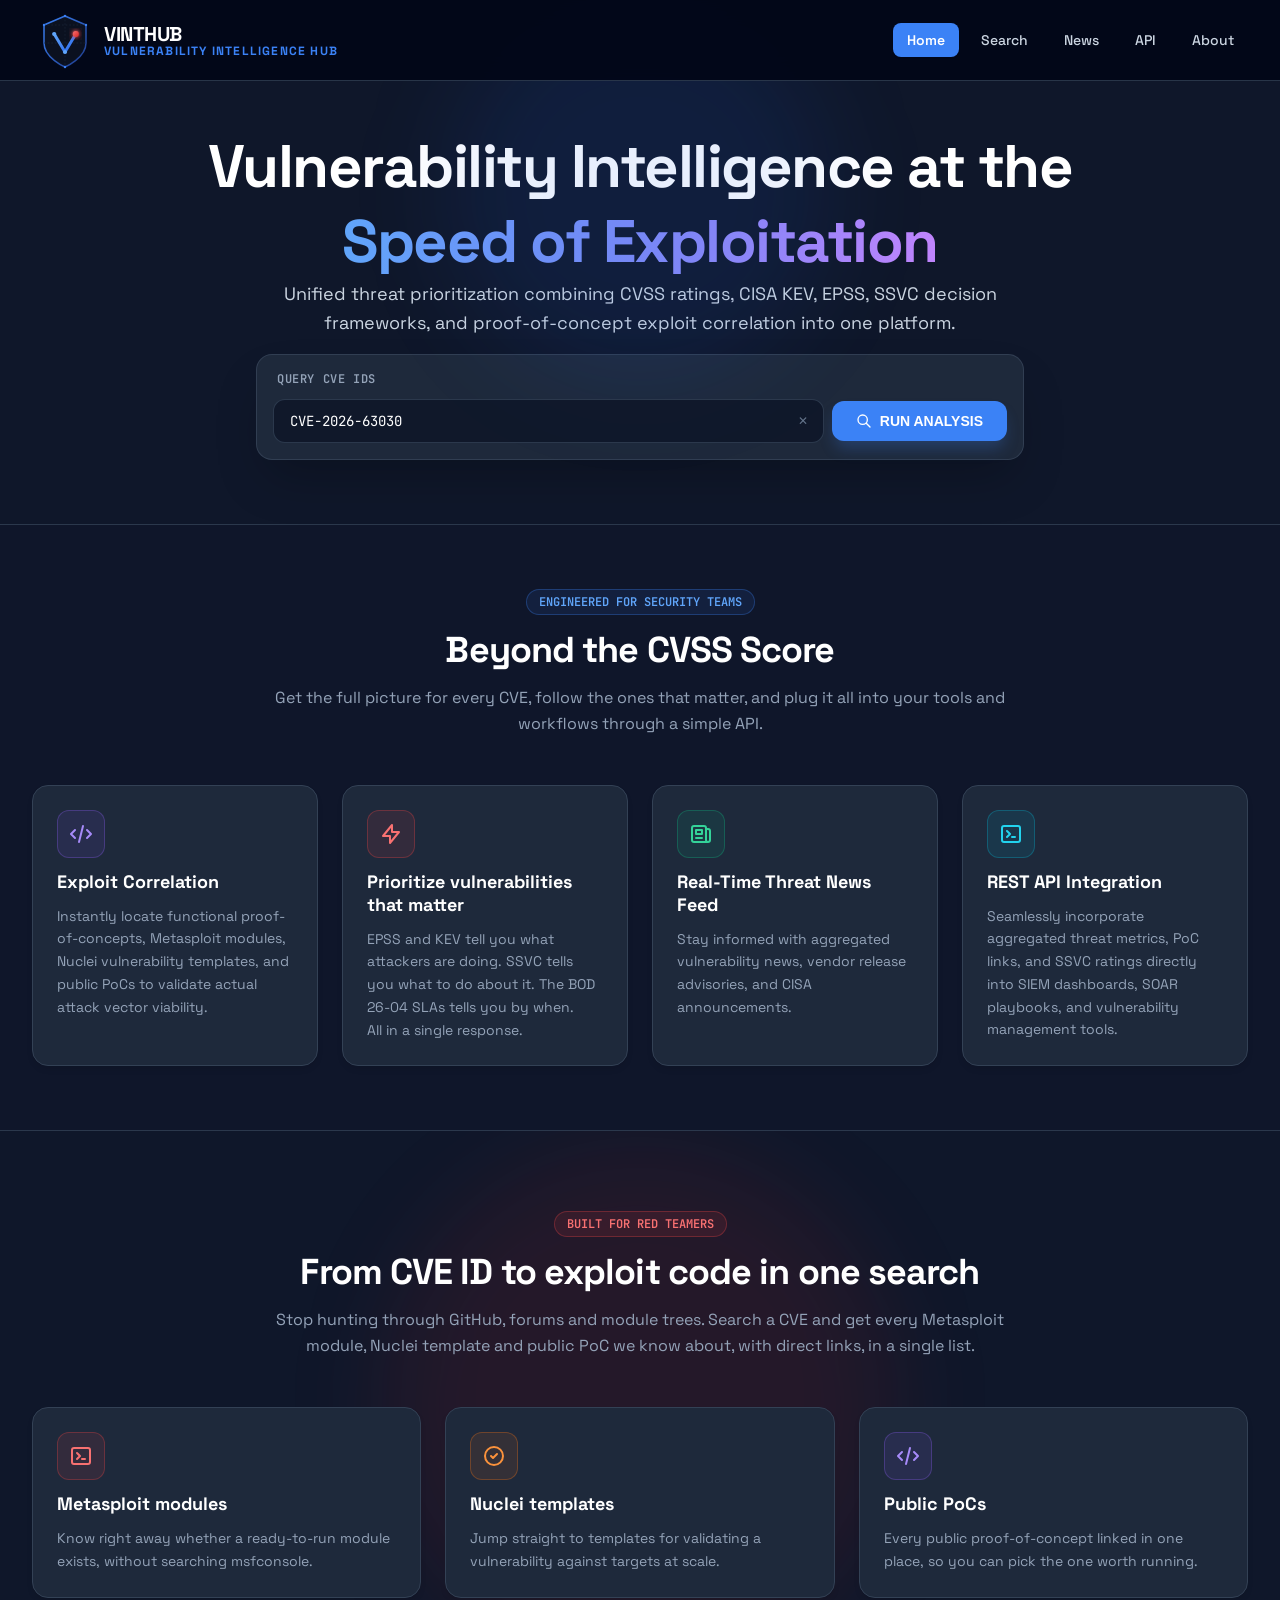
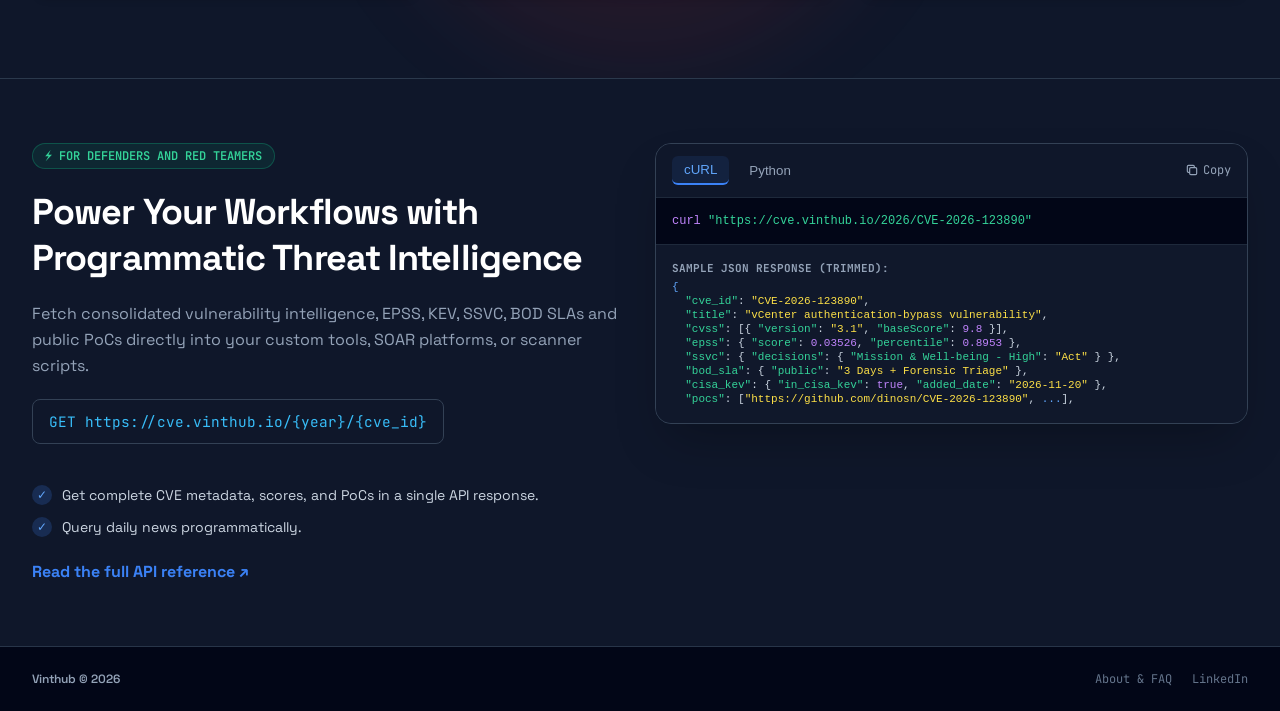
<file: index.html>
<!DOCTYPE html>
<html lang="en">
<head>
    <meta charset="UTF-8">
    <meta name="viewport" content="width=device-width, initial-scale=1.0">
    <title>VintHub - Vulnerability Intelligence Hub</title>
    
    <!-- Google Fonts -->
    <link rel="preconnect" href="https://fonts.googleapis.com">
    <link rel="preconnect" href="https://fonts.gstatic.com" crossorigin>
    <link href="https://fonts.googleapis.com/css2?family=Inter:wght@300;400;500;600;700&family=JetBrains+Mono:wght@400;500;600&family=Space+Grotesk:wght@400;500;600;700;800&display=swap" rel="stylesheet">
    
    <!-- External Stylesheet -->
    <link rel="stylesheet" href="style.css">
</head>
<body class="custom-scrollbar" data-page="home">

    <!-- Header is now dynamically injected as the first child of body -->

    <main class="flex-grow">
        <!-- HERO SECTION -->
        <section class="hero-section">
            <!-- Background Accent Glow -->
            <div class="hero-glow"></div>

            <div class="hero-content">

                <!-- Main Headline -->
                <h1>
                    Vulnerability Intelligence at the <span class="gradient-text">Speed of Exploitation</span>
                </h1>

                <!-- Subtitle Benefits -->
                <p class="hero-subtitle">
                    Unified threat prioritization combining CVSS ratings, CISA KEV, EPSS, SSVC decision frameworks, and proof-of-concept exploit correlation into one platform.
                </p>

                <!-- Interactive Quick Search Bar -->
                <div id="search-section" class="search-section-wrap">
                    <div class="search-card glow-accent">
                        <label for="cve-search-input" class="search-label">
                            Query CVE IDs
                        </label>
                        
                        <div class="search-flex">
                            <div class="input-wrapper">
                                <input id="cve-search-input" type="text" 
                                    placeholder="Enter any text containing CVE IDs (e.g. CVE-2026-63030)..." 
                                    value="CVE-2026-63030"
                                    class="cve-input">
                                <button onclick="clearSearchInput()" class="clear-btn">
                                    ✕
                                </button>
                            </div>

                            <button onclick="executeAnalysis()" class="run-btn">
                                <svg fill="none" stroke="currentColor" viewBox="0 0 24 24">
                                    <path stroke-linecap="round" stroke-linejoin="round" stroke-width="2" d="M21 21l-6-6m2-5a7 7 0 11-14 0 7 7 0 0114 0z"/>
                                </svg>
                                <span>RUN ANALYSIS</span>
                            </button>
                        </div>
                    </div>
                </div>
            </div>
        </section>

        <!-- FEATURE & BENEFIT GRID (SECURITY TEAMS) -->
        <section class="features-section">
            <div class="section-container">
                
                <div class="section-header-center">
                    <div class="pill-badge pill-blue">ENGINEERED FOR SECURITY TEAMS</div>
                    <h2 class="section-title">Beyond the CVSS Score</h2>
                    <p class="section-desc">Get the full picture for every CVE, follow the ones that matter, and plug it all into your tools and workflows through a simple API.</p>
                </div>

                <div class="grid-4">

                    <div class="card">
                        <div class="card-icon icon-purple">
                            <svg fill="none" stroke="currentColor" viewBox="0 0 24 24"><path stroke-linecap="round" stroke-linejoin="round" stroke-width="2" d="M10 20l4-16m4 4l4 4-4 4M6 16l-4-4 4-4"/></svg>
                        </div>
                        <h3>Exploit Correlation</h3>
                        <p>
                            Instantly locate functional proof-of-concepts, Metasploit modules, Nuclei vulnerability templates, and public PoCs to validate actual attack vector viability.
                        </p>
                    </div>

                    <div class="card">
                        <div class="card-icon icon-red">
                            <svg fill="none" stroke="currentColor" viewBox="0 0 24 24"><path stroke-linecap="round" stroke-linejoin="round" stroke-width="2" d="M13 10V3L4 14h7v7l9-11h-7z"/></svg>
                        </div>
                        <h3>Prioritize vulnerabilities that matter</h3>
                        <p>
                            EPSS and KEV tell you what attackers are doing. SSVC tells you what to do about it. The BOD 26-04 SLAs tells you by when. <br>All in a single response.
                        </p>
                    </div>

                    <div class="card">
                        <div class="card-icon icon-emerald">
                            <svg fill="none" stroke="currentColor" viewBox="0 0 24 24"><path stroke-linecap="round" stroke-linejoin="round" stroke-width="2" d="M19 20H5a2 2 0 01-2-2V6a2 2 0 012-2h10a2 2 0 012 2v1m2 13a2 2 0 01-2-2V7m2 13a2 2 0 002-2V9a2 2 0 00-2-2h-2m-4-3H9M7 16h6M7 8h6v4H7V8z"/></svg>
                        </div>
                        <h3>Real-Time Threat News Feed</h3>
                        <p>
                            Stay informed with aggregated vulnerability news, vendor release advisories, and CISA announcements.
                        </p>
                    </div>

                    <div class="card">
                        <div class="card-icon icon-cyan">
                            <svg fill="none" stroke="currentColor" viewBox="0 0 24 24"><path stroke-linecap="round" stroke-linejoin="round" stroke-width="2" d="M8 9l3 3-3 3m5 0h3M5 20h14a2 2 0 002-2V6a2 2 0 00-2-2H5a2 2 0 00-2 2v12a2 2 0 002 2z"/></svg>
                        </div>
                        <h3>REST API Integration</h3>
                        <p>
                            Seamlessly incorporate aggregated threat metrics, PoC links, and SSVC ratings directly into SIEM dashboards, SOAR playbooks, and vulnerability management tools.
                        </p>
                    </div>

                </div>
            </div>
        </section>

        <!-- RED TEAM: EXPLOIT CORRELATION -->
        <section id="exploits-section" class="exploits-section">
            <div class="red-glow"></div>

            <div class="section-container" style="position: relative;">

                <div class="section-header-center">
                    <div class="pill-badge pill-red">
                        BUILT FOR RED TEAMERS
                    </div>

                    <h2 class="section-title">
                        From CVE ID to exploit code in one search
                    </h2>

                    <p class="section-desc">
                        Stop hunting through GitHub, forums and module trees. Search a CVE and get every Metasploit module, Nuclei template and public PoC we know about, with direct links, in a single list.
                    </p>
                </div>

                <div class="grid-3">

                    <div class="card">
                        <div class="card-icon icon-red">
                            <svg fill="none" stroke="currentColor" viewBox="0 0 24 24"><path stroke-linecap="round" stroke-linejoin="round" stroke-width="2" d="M8 9l3 3-3 3m5 0h3M5 20h14a2 2 0 002-2V6a2 2 0 00-2-2H5a2 2 0 00-2 2v12a2 2 0 002 2z"/></svg>
                        </div>
                        <h3>Metasploit modules</h3>
                        <p>Know right away whether a ready-to-run module exists, without searching msfconsole.</p>
                    </div>

                    <div class="card">
                        <div class="card-icon icon-orange">
                            <svg fill="none" stroke="currentColor" viewBox="0 0 24 24"><path stroke-linecap="round" stroke-linejoin="round" stroke-width="2" d="M9 12l2 2 4-4m6 2a9 9 0 11-18 0 9 9 0 0118 0z"/></svg>
                        </div>
                        <h3>Nuclei templates</h3>
                        <p>Jump straight to templates for validating a vulnerability against targets at scale.</p>
                    </div>

                    <div class="card">
                        <div class="card-icon icon-purple">
                            <svg fill="none" stroke="currentColor" viewBox="0 0 24 24"><path stroke-linecap="round" stroke-linejoin="round" stroke-width="2" d="M10 20l4-16m4 4l4 4-4 4M6 16l-4-4 4-4"/></svg>
                        </div>
                        <h3>Public PoCs</h3>
                        <p>Every public proof-of-concept linked in one place, so you can pick the one worth running.</p>
                    </div>

                </div>

            </div>
        </section>

        <!-- REST API SECTION -->
        <section id="api-section" class="api-section">
            <div class="api-flex">

                <!-- Left Details -->
                <div class="api-left">
                    <div class="pill-badge pill-emerald">
                        ⚡ FOR DEFENDERS AND RED TEAMERS
                    </div>

                    <h2 class="section-title">
                        Power Your Workflows with Programmatic Threat Intelligence
                    </h2>

                    <p class="section-desc">
                        Fetch consolidated vulnerability intelligence, EPSS, KEV, SSVC, BOD SLAs and public PoCs directly into your custom tools, SOAR platforms, or scanner scripts.
                    </p>

                    <div style="font-family: 'JetBrains Mono', monospace; font-size: 0.9rem; background: #0f172a; padding: 0.75rem 1rem; border-radius: 0.5rem; border: 1px solid var(--brand-border); display: inline-block; color: #38bdf8; margin-bottom: 1rem; max-width: 100%; overflow-x: auto;">
                        GET https://cve.vinthub.io/{year}/{cve_id}
                    </div>

                    <ul>
                        <li>
                            <span class="check-circle">✓</span>
                            <span>Get complete CVE metadata, scores, and PoCs in a single API response.</span>
                        </li>
                        <li>
                            <span class="check-circle">✓</span>
                            <span>Query daily news programmatically.</span>
                        </li>
                    </ul>

                    <p style="margin-top: 1.5rem;">
                        <a href="api.html" class="hero-id" style="font-size: 1.0rem; text-decoration: none;">Read the full API reference ↗</a>
                    </p>
                </div>

                <!-- Right Code Snippet Box -->
                <div class="api-right">

                    <!-- Code Snippet Header / Tabs -->
                    <div class="code-header">
                        <div class="code-tabs">
                            <button onclick="switchApiTab('curl')" id="tab-curl" class="tab-btn active">cURL</button>
                            <button onclick="switchApiTab('python')" id="tab-python" class="tab-btn">Python</button>
                        </div>

                        <button onclick="copyCodeSnippet()" class="copy-btn">
                            <svg fill="none" stroke="currentColor" viewBox="0 0 24 24"><path stroke-linecap="round" stroke-linejoin="round" stroke-width="2" d="M8 16H6a2 2 0 01-2-2V6a2 2 0 012-2h8a2 2 0 012 2v2m-6 12h8a2 2 0 002-2v-8a2 2 0 00-2-2h-8a2 2 0 00-2 2v8a2 2 0 002 2z"/></svg>
                            <span id="copy-code-text">Copy</span>
                        </button>
                    </div>

                    <!-- Code Snippet Blocks -->
                    <div class="code-body">
                        <!-- cURL Snippet -->
                        <pre id="code-curl"><code><span class="c-purple">curl</span> <span class="c-emerald">&quot;https://cve.vinthub.io/2026/CVE-2026-123890&quot;</span></code></pre>

                        <!-- Python Snippet -->
                        <pre id="code-python" class="hidden"><code><span class="c-purple">import</span> requests

cve_id = <span class="c-emerald">&quot;CVE-2026-123890&quot;</span>
year = cve_id.split(<span class="c-emerald">&quot;-&quot;</span>)[<span class="c-purple">1</span>]

data = requests.get(<span class="c-emerald">f&quot;https://cve.vinthub.io/{year}/{cve_id}&quot;</span>).json()

print(data[<span class="c-emerald">&quot;title&quot;</span>])
print(<span class="c-emerald">&quot;EPSS:&quot;</span>, data[<span class="c-emerald">&quot;epss&quot;</span>][<span class="c-emerald">&quot;score&quot;</span>])
print(<span class="c-emerald">&quot;In CISA KEV:&quot;</span>, data[<span class="c-emerald">&quot;cisa_kev&quot;</span>][<span class="c-emerald">&quot;in_cisa_kev&quot;</span>])
print(<span class="c-emerald">&quot;BOD SLA:&quot;</span>, data[<span class="c-emerald">&quot;bod_sla&quot;</span>][<span class="c-emerald">&quot;public&quot;</span>])
print(<span class="c-emerald">&quot;PoCs found:&quot;</span>, len(data[<span class="c-emerald">&quot;pocs&quot;</span>]))</code></pre>
                    </div>

                    <!-- JSON Sample Response Box -->
                    <div class="json-sample">
                        <div class="json-sample-title">SAMPLE JSON RESPONSE (TRIMMED):</div>
                        <div class="json-sample-content custom-scrollbar"><code><span class="c-blue">{</span>
  <span class="c-emerald">&quot;cve_id&quot;</span>: <span class="c-amber">&quot;CVE-2026-123890&quot;</span>,
  <span class="c-emerald">&quot;title&quot;</span>: <span class="c-amber">&quot;vCenter authentication-bypass vulnerability&quot;</span>,
  <span class="c-emerald">&quot;cvss&quot;</span>: [{ <span class="c-emerald">&quot;version&quot;</span>: <span class="c-amber">&quot;3.1&quot;</span>, <span class="c-emerald">&quot;baseScore&quot;</span>: <span class="c-purple">9.8</span> }],
  <span class="c-emerald">&quot;epss&quot;</span>: { <span class="c-emerald">&quot;score&quot;</span>: <span class="c-purple">0.03526</span>, <span class="c-emerald">&quot;percentile&quot;</span>: <span class="c-purple">0.8953</span> },
  <span class="c-emerald">&quot;ssvc&quot;</span>: { <span class="c-emerald">&quot;decisions&quot;</span>: { <span class="c-emerald">&quot;Mission &amp; Well-being - High&quot;</span>: <span class="c-amber">&quot;Act&quot;</span> } },
  <span class="c-emerald">&quot;bod_sla&quot;</span>: { <span class="c-emerald">&quot;public&quot;</span>: <span class="c-amber">&quot;3 Days + Forensic Triage&quot;</span> },
  <span class="c-emerald">&quot;cisa_kev&quot;</span>: { <span class="c-emerald">&quot;in_cisa_kev&quot;</span>: <span class="c-purple">true</span>, <span class="c-emerald">&quot;added_date&quot;</span>: <span class="c-amber">&quot;2026-11-20&quot;</span> },
  <span class="c-emerald">&quot;pocs&quot;</span>: [<span class="c-amber">&quot;https://github.com/dinosn/CVE-2026-123890&quot;</span>, <span class="c-blue">...</span>],
  <span class="c-blue">...</span>
<span class="c-blue">}</span></code></div>
                    </div>

                </div>

            </div>
        </section>

    </main>

    <!-- DYNAMIC FOOTER CONTAINER -->
    <div id="footer-container"></div>

    <!-- External Script -->
    <script src="script.js"></script>
</body>
</html>
</file>
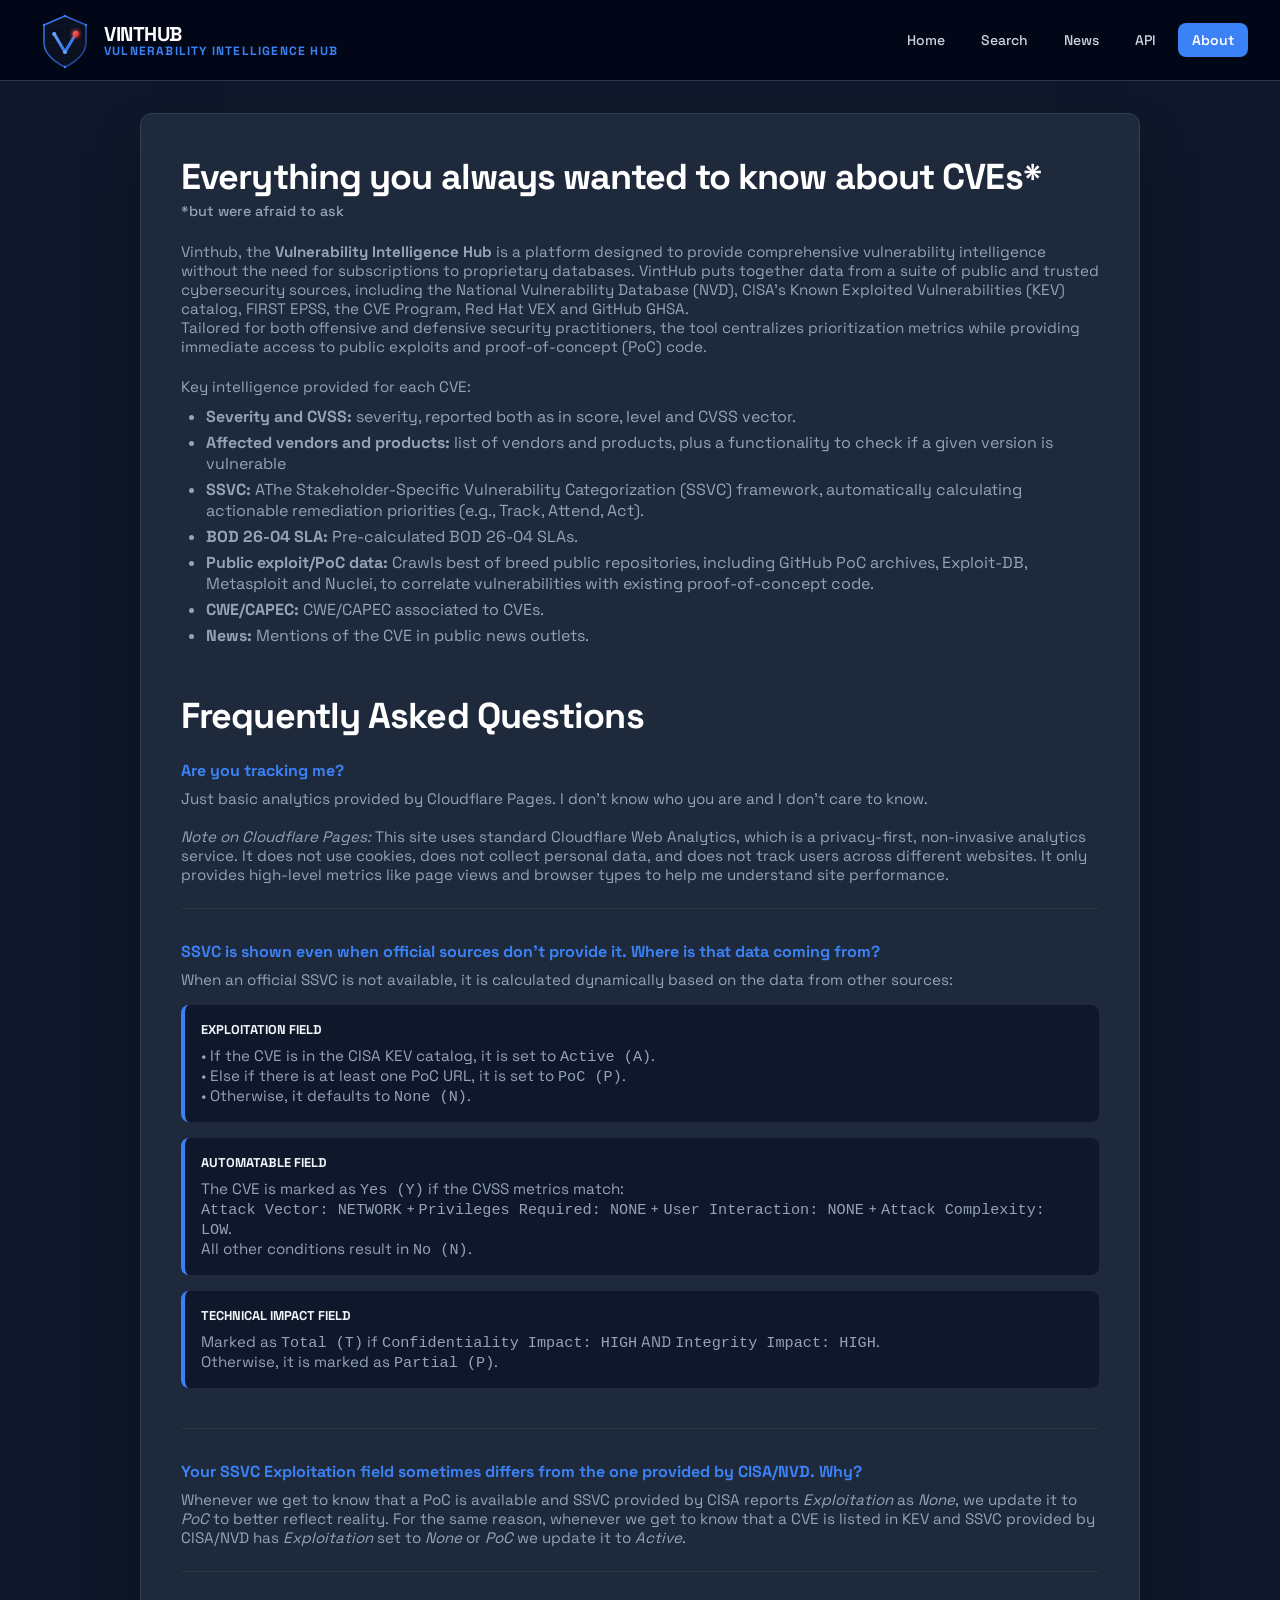
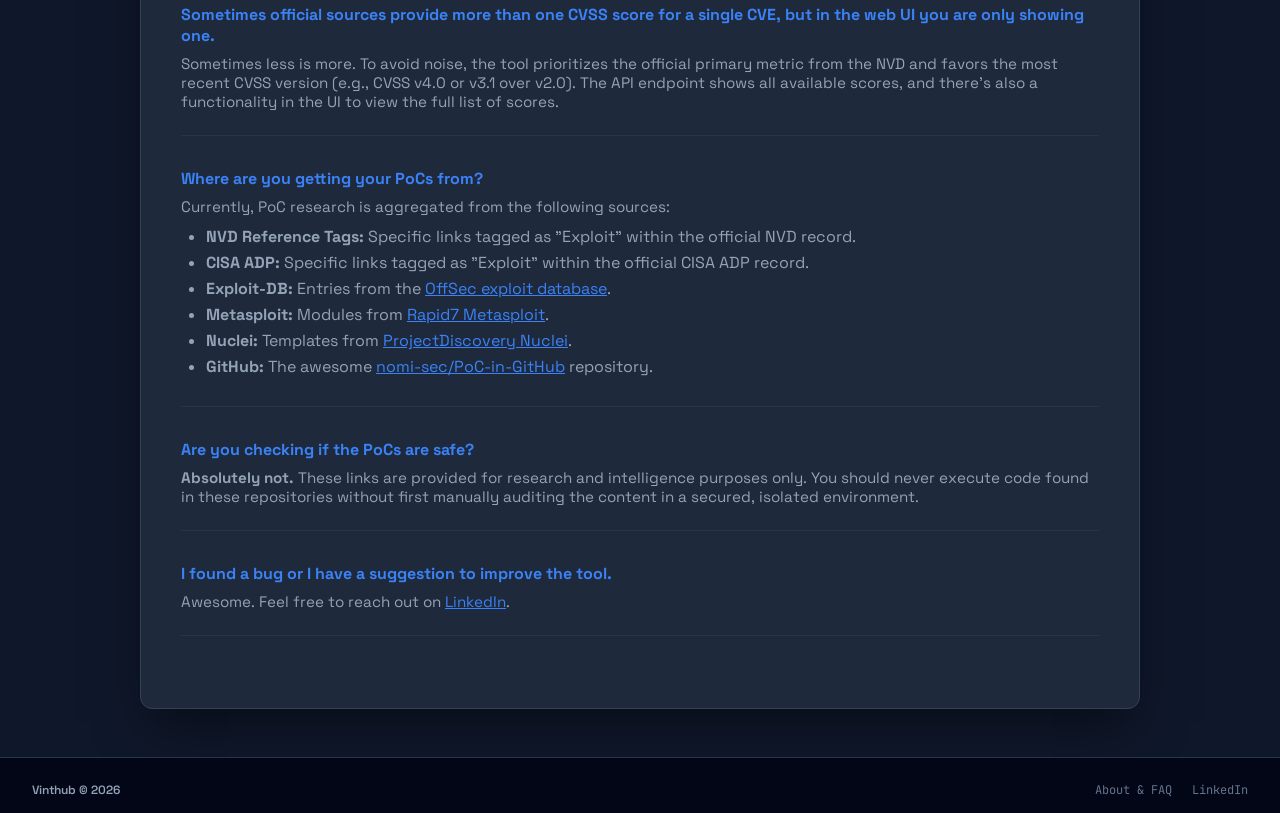
<file: about.html>
<!DOCTYPE html>
<html lang="en">
<head>
    <meta charset="UTF-8">
    <meta name="viewport" content="width=device-width, initial-scale=1.0">
    <title>About - Vulnerability Intelligence Hub</title>
    
    <!-- Google Fonts -->
    <link rel="preconnect" href="https://fonts.googleapis.com">
    <link rel="preconnect" href="https://fonts.gstatic.com" crossorigin>
    <link href="https://fonts.googleapis.com/css2?family=Inter:wght@300;400;500;600;700&family=JetBrains+Mono:wght@400;500;600&family=Space+Grotesk:wght@400;500;600;700;800&display=swap" rel="stylesheet">
    
    <!-- External Stylesheet -->
    <link rel="stylesheet" href="style.css">
</head>
<body class="custom-scrollbar" data-page="about">

<main class="flex-grow">
    <div class="container">

        <section id="description">
            <h2 class="section-title">Everything you always wanted to know about CVEs* </h2><span class="subtitle"> *but were afraid to ask</span><br><br>
            <p class="faq-answer">
                Vinthub, the <strong>Vulnerability Intelligence Hub</strong> is a platform designed to provide comprehensive vulnerability intelligence without the need for subscriptions to proprietary databases. VintHub puts together data from a suite of public and trusted cybersecurity sources, including the National Vulnerability Database (NVD), CISA's Known Exploited Vulnerabilities (KEV) catalog, FIRST EPSS, the CVE Program, Red Hat VEX and GitHub GHSA.
            </p>
            <p class="faq-answer">
                Tailored for both offensive and defensive security practitioners, the tool centralizes prioritization metrics while providing immediate access to public exploits and proof-of-concept (PoC) code.
            </p><br>

            <p class="faq-answer">Key intelligence provided for each CVE:</p>
            <ul class="faq-ul">
                <li class="faq-li"><strong>Severity and CVSS:</strong> severity, reported both as in score, level and CVSS vector.</li>
                <li class="faq-li"><strong>Affected vendors and products:</strong> list of vendors and products, plus a functionality to check if a given version is vulnerable</li>
                <li class="faq-li"><strong>SSVC:</strong> AThe Stakeholder-Specific Vulnerability Categorization (SSVC) framework, automatically calculating actionable remediation priorities (e.g., Track, Attend, Act).</li>
                <li class="faq-li"><strong>BOD 26-04 SLA:</strong> Pre-calculated BOD 26-04 SLAs.</li>
                <li class="faq-li"><strong>Public exploit/PoC data:</strong> Crawls best of breed public repositories, including GitHub PoC archives, Exploit-DB, Metasploit and Nuclei, to correlate vulnerabilities with existing proof-of-concept code.</li>
                <li class="faq-li"><strong>CWE/CAPEC:</strong> CWE/CAPEC associated to CVEs.</li>
                <li class="faq-li"><strong>News:</strong> Mentions of the CVE in public news outlets.</li>
            </ul>
        </section>
        <br><br>

        <section id="faq">
            <h2 class="section-title">Frequently Asked Questions</h2><br>

            <div class="faq-item">
                <span class="faq-question">Are you tracking me?</span>
                <p class="faq-answer">
                    Just basic analytics provided by Cloudflare Pages. I don't know who you are and I don't care to know.
                    <br><br>
                    <em>Note on Cloudflare Pages:</em> This site uses standard Cloudflare Web Analytics, which is a privacy-first, non-invasive analytics service. It does not use cookies, does not collect personal data, and does not track users across different websites. It only provides high-level metrics like page views and browser types to help me understand site performance.
                </p>
            </div>

            <div class="faq-item">
                <span class="faq-question">SSVC is shown even when official sources don't provide it. Where is that data coming from?</span>
                <p class="faq-answer">
                    When an official SSVC is not available, it is calculated dynamically based on the data from other sources:
                </p>
                
                <div class="logic-box">
                    <span class="logic-title">Exploitation Field</span>
                    <p class="faq-answer">
                        • If the CVE is in the CISA KEV catalog, it is set to <code>Active (A)</code>.<br>
                        • Else if there is at least one PoC URL, it is set to <code>PoC (P)</code>.<br>
                        • Otherwise, it defaults to <code>None (N)</code>.
                    </p>
                </div>

                <div class="logic-box">
                    <span class="logic-title">Automatable Field</span>
                    <p class="faq-answer">
                        The CVE is marked as <code>Yes (Y)</code> if the CVSS metrics match:<br>
                        <code>Attack Vector: NETWORK</code> + <code>Privileges Required: NONE</code> + <code>User Interaction: NONE</code> + <code>Attack Complexity: LOW</code>.<br>
                        All other conditions result in <code>No (N)</code>.
                    </p>
                </div>

                <div class="logic-box">
                    <span class="logic-title">Technical Impact Field</span>
                    <p class="faq-answer">
                        Marked as <code>Total (T)</code> if <code>Confidentiality Impact: HIGH</code> AND <code>Integrity Impact: HIGH</code>.<br>
                        Otherwise, it is marked as <code>Partial (P)</code>.
                    </p>
                </div>
            </div>

            <div class="faq-item">
                <span class="faq-question">Your SSVC Exploitation field sometimes differs from the one provided by CISA/NVD. Why?</span>
                <p class="faq-answer">
                    Whenever we get to know that a PoC is available and SSVC provided by CISA reports <i>Exploitation</i> as <i>None</i>, we update it to <i>PoC</i> to better reflect reality. For the same reason, whenever we get to know that a CVE is listed in KEV and SSVC provided by CISA/NVD has <i>Exploitation</i> set to <i>None</i> or <i>PoC</i> we update it to <i>Active</i>.
                </p>
            </div>

            <div class="faq-item">
                <span class="faq-question">Sometimes official sources provide more than one CVSS score for a single CVE, but in the web UI you are only showing one.</span>
                <p class="faq-answer">
                    Sometimes less is more. To avoid noise, the tool prioritizes the official primary metric from the NVD and favors the most recent CVSS version (e.g., CVSS v4.0 or v3.1 over v2.0). The API endpoint shows all available scores, and there's also a functionality in the UI to view the full list of scores.
                </p>
            </div>

            <div class="faq-item">
                <span class="faq-question">Where are you getting your PoCs from?</span>
                <p class="faq-answer">
                    Currently, PoC research is aggregated from the following sources:
                    <ul class="faq-ul">
                    <li class="faq-li"><strong>NVD Reference Tags:</strong> Specific links tagged as "Exploit" within the official NVD record.</li>
                    <li class="faq-li"><strong>CISA ADP:</strong> Specific links tagged as "Exploit" within the official CISA ADP record.</li>
                    <li class="faq-li"><strong>Exploit-DB:</strong> Entries from the <a href="https://www.exploit-db.com/" target="_blank" style="color:var(--accent)">OffSec exploit database</a>.</li>
                    <li class="faq-li"><strong>Metasploit:</strong> Modules from <a href="https://docs.metasploit.com/docs/modules.html" target="_blank" style="color:var(--accent)">Rapid7 Metasploit</a>.</li>
                    <li class="faq-li"><strong>Nuclei:</strong> Templates from <a href="https://github.com/projectdiscovery/nuclei-templates" target="_blank" style="color:var(--accent)">ProjectDiscovery Nuclei</a>.</li>
                    <li class="faq-li"><strong>GitHub:</strong> The awesome <a href="https://github.com/nomi-sec/PoC-in-GitHub" target="_blank" style="color:var(--accent)">nomi-sec/PoC-in-GitHub</a> repository.</li>
                </ul>
                </p>
            </div>

            <div class="faq-item">
                <span class="faq-question">Are you checking if the PoCs are safe?</span>
                <p class="faq-answer">
                    <strong>Absolutely not.</strong> These links are provided for research and intelligence purposes only. You should never execute code found in these repositories without first manually auditing the content in a secured, isolated environment.
                </p>
            </div>

            <div class="faq-item">
                <span class="faq-question">I found a bug or I have a suggestion to improve the tool.</span>
                <p class="faq-answer">
                    Awesome. Feel free to reach out on <a href="https://www.linkedin.com/company/vinthub/" target="_blank" style="color:var(--accent)">LinkedIn</a>.
                </p>
            </div>

        </section>
    </div>
</main>

<!-- DYNAMIC FOOTER CONTAINER -->
<div id="footer-container"></div>

<!-- External Script -->
<script src="script.js"></script>
</body>
</html>
</file>
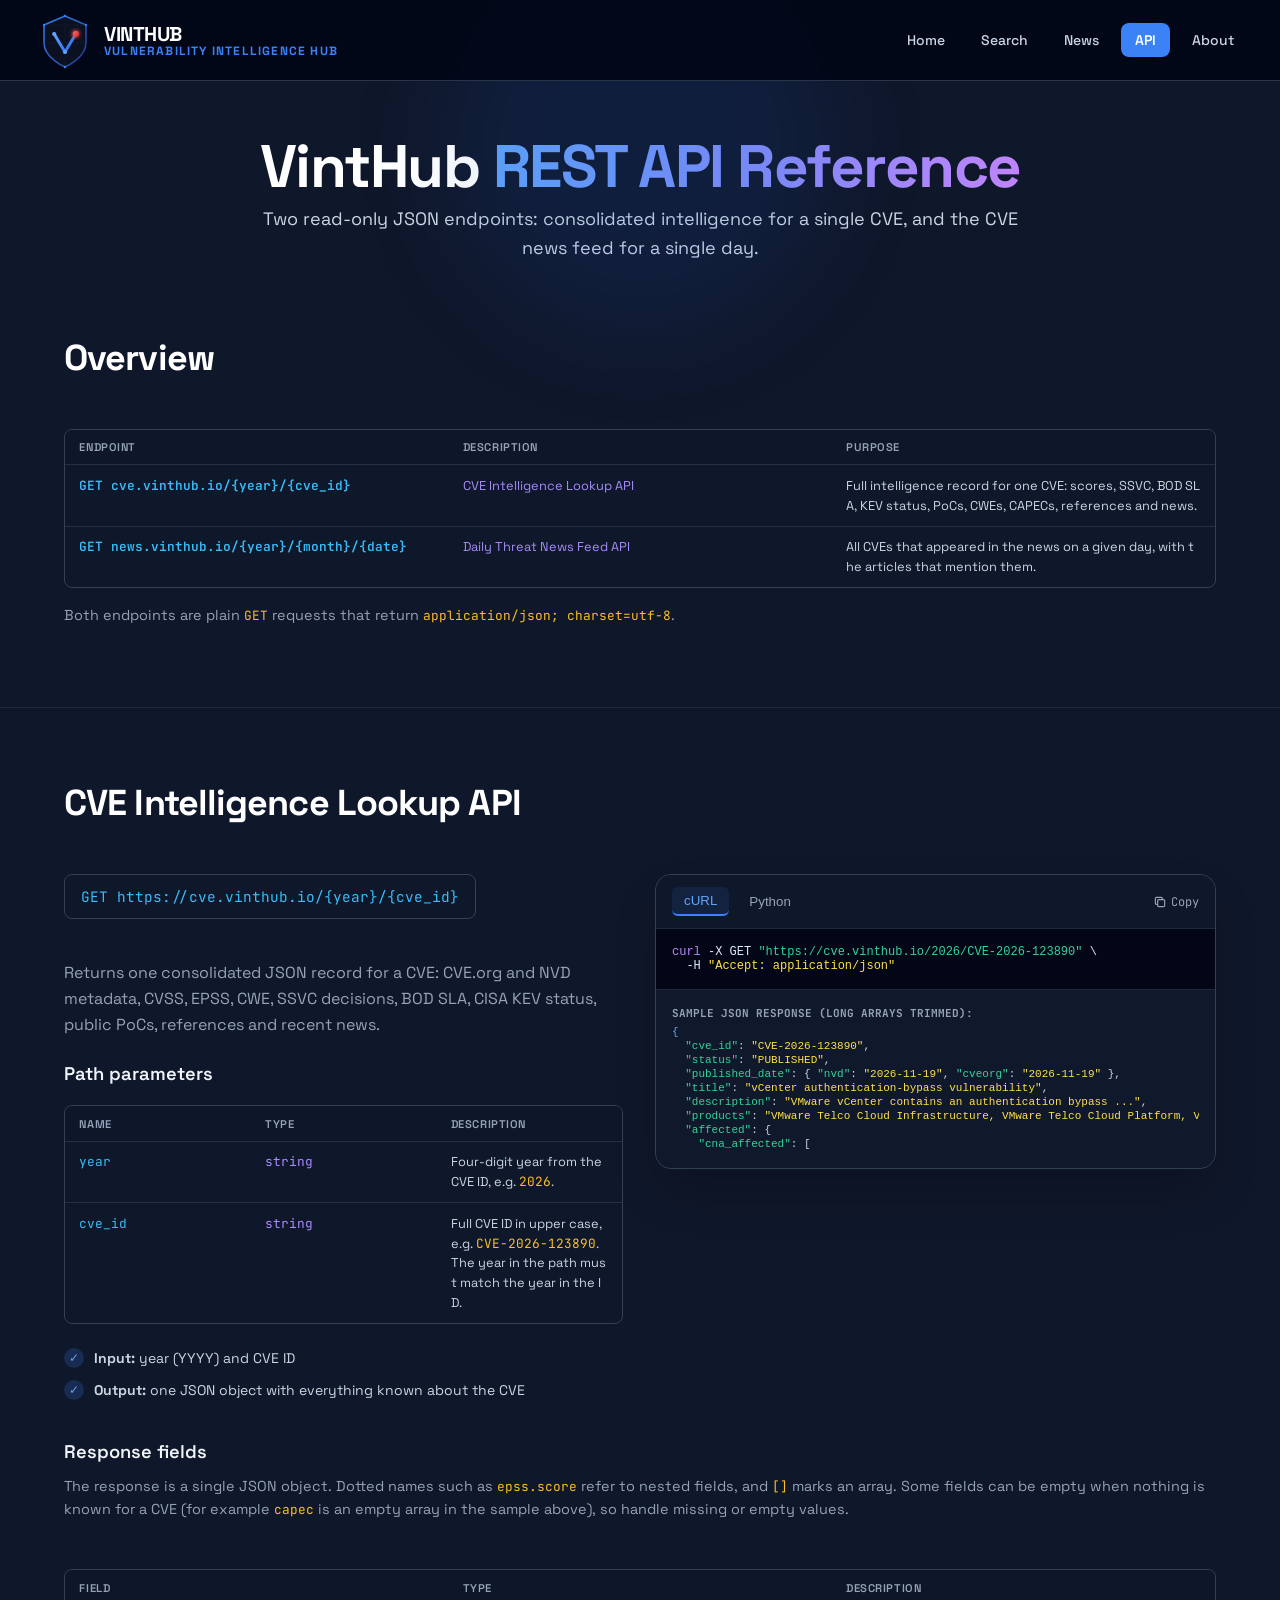
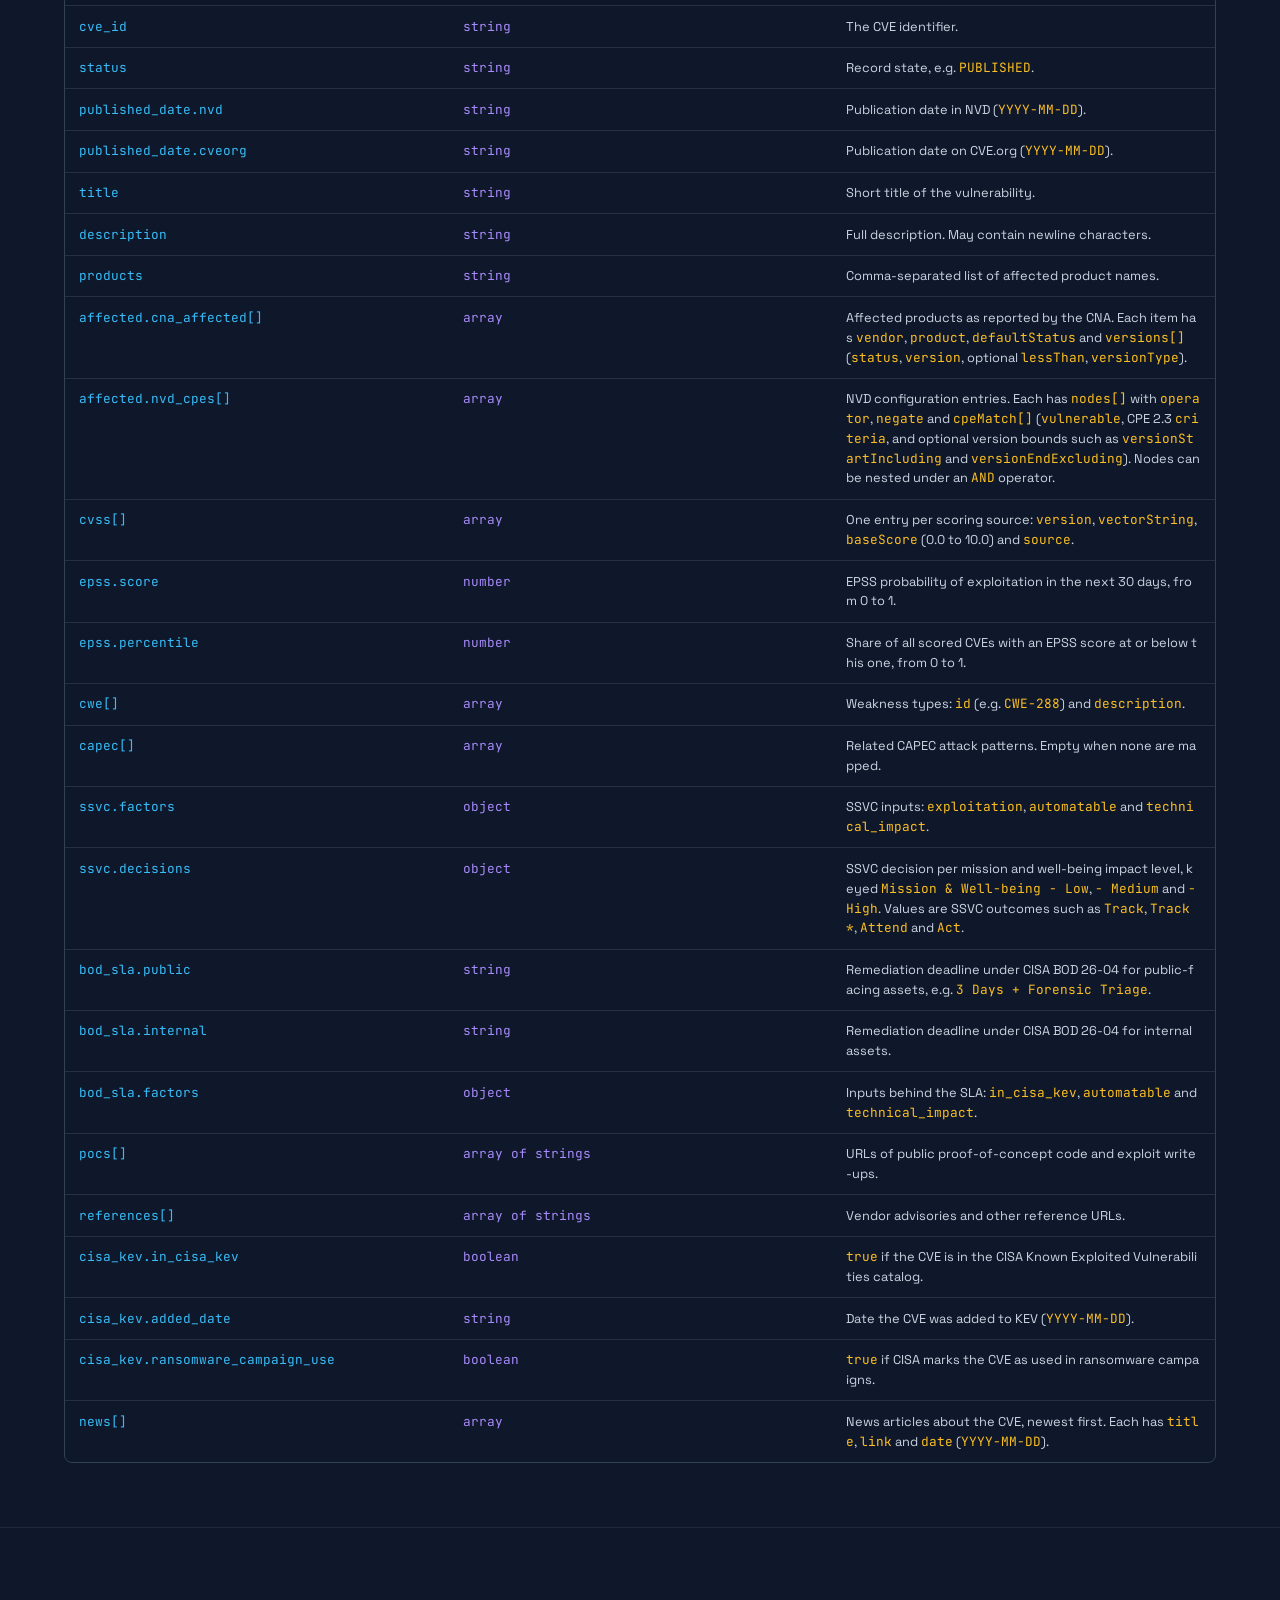
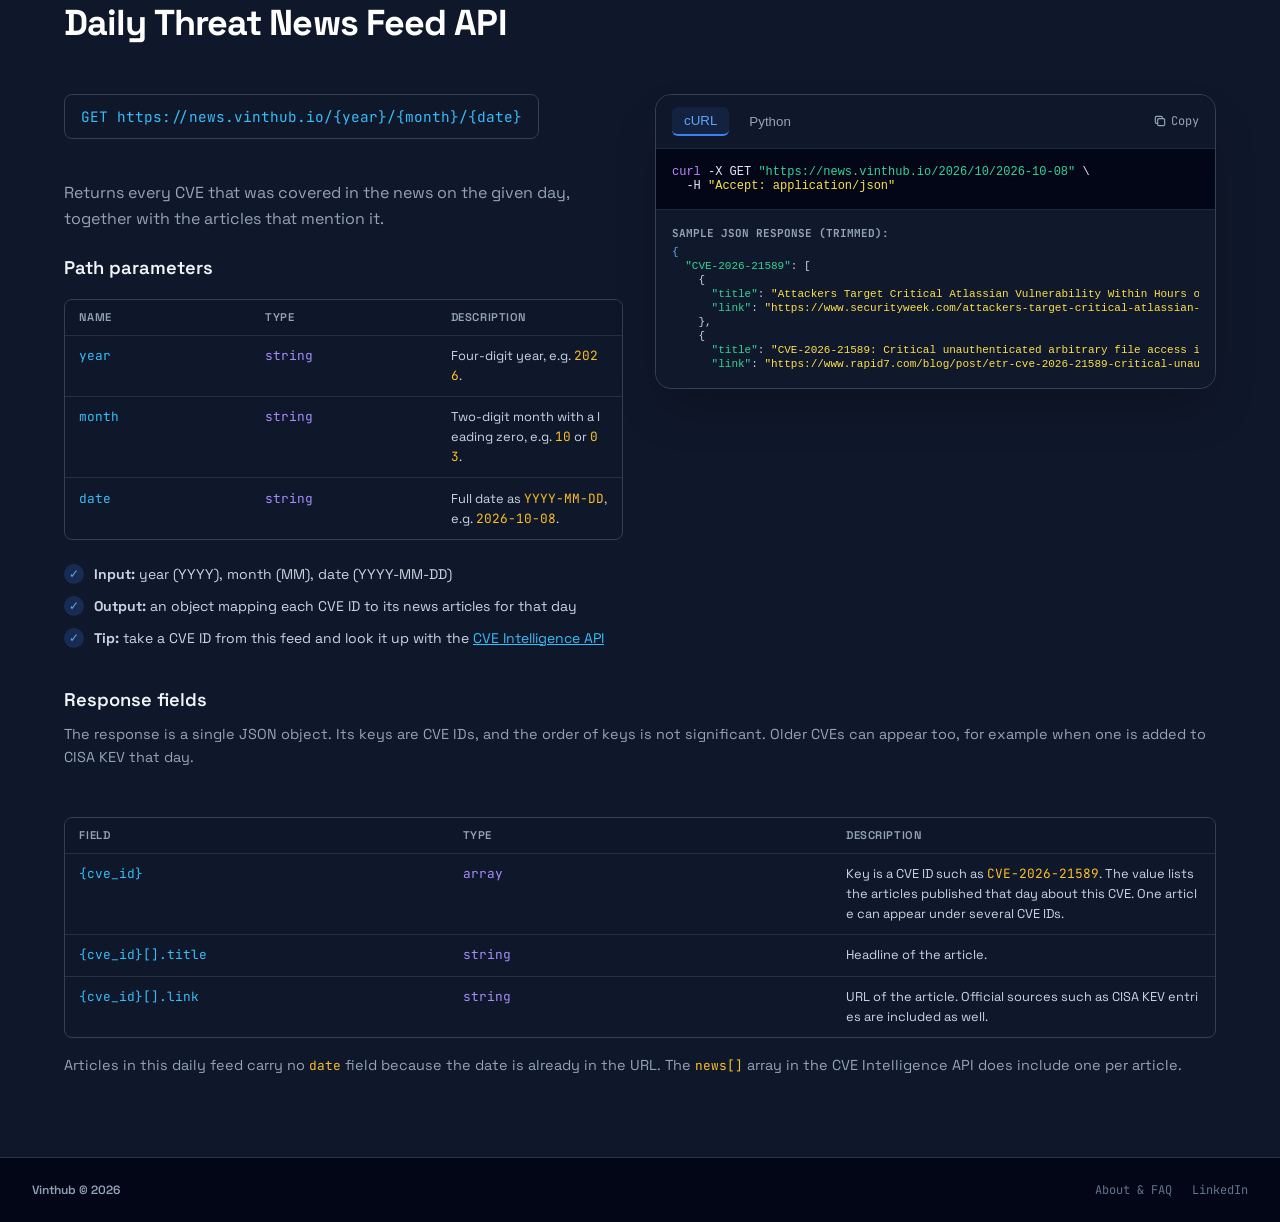
<file: api.html>
<!DOCTYPE html>
<html lang="en">
<head>
    <meta charset="UTF-8">
    <meta name="viewport" content="width=device-width, initial-scale=1.0">
    <title>REST API Reference - VintHub</title>

    <!-- Google Fonts -->
    <link rel="preconnect" href="https://fonts.googleapis.com">
    <link rel="preconnect" href="https://fonts.gstatic.com" crossorigin>
    <link href="https://fonts.googleapis.com/css2?family=Inter:wght@300;400;500;600;700&family=JetBrains+Mono:wght@400;500;600&family=Space+Grotesk:wght@400;500;600;700;800&display=swap" rel="stylesheet">

    <!-- External Stylesheet -->
    <link rel="stylesheet" href="style.css">

    <!-- API reference extras (tables, endpoint pill, anchors) -->
    <style>
        html { scroll-behavior: smooth; }
        .endpoint-pill {
            font-family: 'JetBrains Mono', monospace; font-size: 0.9rem; background: #0f172a;
            padding: 0.75rem 1rem; border-radius: 0.5rem; border: 1px solid var(--brand-border, #334155);
            display: inline-block; color: #38bdf8; margin-bottom: 1rem; max-width: 100%; overflow-x: auto;
        }
        .doc-h3 { font-family: 'Space Grotesk', sans-serif; font-size: 1.15rem; font-weight: 600; color: #f1f5f9; margin: 2.5rem 0 0.75rem; }
        .doc-note { color: #94a3b8; font-size: 0.9rem; line-height: 1.6; margin: 0 0 1rem; }
        .doc-table-wrap { overflow-x: auto; border: 1px solid var(--brand-border, #334155); border-radius: 0.5rem; }
        .doc-table { width: 100%; border-collapse: collapse; font-size: 0.85rem; min-width: 640px; }
        .doc-table th, .doc-table td { text-align: left; vertical-align: top; padding: 0.65rem 0.9rem; border-bottom: 1px solid rgba(51, 65, 85, 0.6); }
        .doc-table th { color: #94a3b8; font-weight: 600; background: rgba(15, 23, 42, 0.7); white-space: nowrap; }
        .doc-table tr:last-child td { border-bottom: none; }
        .doc-table td { color: #cbd5e1; line-height: 1.55; }
        .doc-table td:first-child, .doc-table td:nth-child(2) { font-family: 'JetBrains Mono', monospace; font-size: 0.8rem; white-space: nowrap; }
        .doc-table td:first-child { color: #38bdf8; }
        .doc-table td:nth-child(2) { color: #a78bfa; }
        .doc-table code, .doc-note code { font-family: 'JetBrains Mono', monospace; font-size: 0.8rem; color: #fbbf24; }
        .overview-links a { color: #38bdf8; text-decoration: none; font-weight: 600; }
        .overview-links a:hover { text-decoration: underline; }
    </style>
</head>
<body class="custom-scrollbar" data-page="api">

    <!-- Header is dynamically injected by script.js (renderHeader) -->

    <main class="flex-grow">
        <!-- API HERO SECTION -->
        <section class="hero-section">
            <!-- Background Accent Glow -->
            <div class="hero-glow"></div>

            <div class="hero-content">
                <h1>
                    VintHub <span class="gradient-text">REST API Reference</span>
                </h1>
                <p class="hero-subtitle">
                    Two read-only JSON endpoints: consolidated intelligence for a single CVE, and the CVE news feed for a single day.
                </p>
            </div>
        </section>

        <!-- OVERVIEW -->
        <section class="api-section" style="padding-top: 0;">
            <div class="section-container">
                <div class="section-header-center" style="text-align: left; margin-bottom: 1.5rem; max-width: 100%;">
                    <h2 class="section-title" style="margin-top: 0.5rem;">Overview</h2>
                </div>

                <div class="doc-table-wrap">
                    <table class="doc-table" style="min-width: 560px;">
                        <thead>
                            <tr><th>Endpoint</th><th>Description</th><th>Purpose</th></tr>
                        </thead>
                        <tbody>
                            <tr>
                                <td class="overview-links"><a href="#cve-endpoint">GET cve.vinthub.io/{year}/{cve_id}</a></td>
                                <td style="font-family: inherit; white-space: normal;">CVE Intelligence Lookup API</td>
                                <td style="font-family: inherit; white-space: normal;">Full intelligence record for one CVE: scores, SSVC, BOD SLA, KEV status, PoCs, CWEs, CAPECs, references and news.</td>
                            </tr>
                            <tr>
                                <td class="overview-links"><a href="#news-endpoint">GET news.vinthub.io/{year}/{month}/{date}</a></td>
                                 <td style="font-family: inherit; white-space: normal;">Daily Threat News Feed API</td>
                                <td style="font-family: inherit; white-space: normal;">All CVEs that appeared in the news on a given day, with the articles that mention them.</td>
                            </tr>
                        </tbody>
                    </table>
                </div>

                <p class="doc-note" style="margin-top: 1rem;">
                    Both endpoints are plain <code>GET</code> requests that return <code>application/json; charset=utf-8</code>.
                </p>
            </div>
        </section>

        <!-- API SECTION 1: CVE INTELLIGENCE API -->
        <section id="cve-endpoint" class="api-section" style="padding-top: 0; border-top: 1px solid rgba(51, 65, 85, 0.4);">
            <div class="section-container" style="padding-top: 4rem;">

                <div class="section-header-center" style="text-align: left; margin-bottom: 2rem; max-width: 100%;">
                    <h2 class="section-title" style="margin-top: 0.5rem;">CVE Intelligence Lookup API</h2>
                </div>

                <div class="api-flex">

                    <!-- Left Details -->
                    <div class="api-left">
                        <div class="endpoint-pill">GET https://cve.vinthub.io/{year}/{cve_id}</div>

                        <p class="section-desc">
                            Returns one consolidated JSON record for a CVE: CVE.org and NVD metadata, CVSS, EPSS, CWE, SSVC decisions, BOD SLA, CISA KEV status, public PoCs, references and recent news.
                        </p>

                        <div class="doc-h3" style="margin-top: 1.5rem;">Path parameters</div>
                        <div class="doc-table-wrap">
                            <table class="doc-table" style="min-width: 420px;">
                                <thead><tr><th>Name</th><th>Type</th><th>Description</th></tr></thead>
                                <tbody>
                                    <tr><td>year</td><td>string</td><td>Four-digit year from the CVE ID, e.g. <code>2026</code>.</td></tr>
                                    <tr><td>cve_id</td><td>string</td><td>Full CVE ID in upper case, e.g. <code>CVE-2026-123890</code>. The year in the path must match the year in the ID.</td></tr>
                                </tbody>
                            </table>
                        </div>

                        <ul style="margin-top: 1.5rem;">
                            <li>
                                <span class="check-circle">✓</span>
                                <span><strong>Input:</strong> year (YYYY) and CVE ID</span>
                            </li>
                            <li>
                                <span class="check-circle">✓</span>
                                <span><strong>Output:</strong> one JSON object with everything known about the CVE</span>
                            </li>
                        </ul>
                    </div>

                    <!-- Right Code Snippet Box -->
                    <div class="api-right">

                        <div class="code-header">
                            <div class="code-tabs">
                                <button onclick="docTab('cve','curl')" id="tab-cve-curl" class="tab-btn active">cURL</button>
                                <button onclick="docTab('cve','python')" id="tab-cve-python" class="tab-btn">Python</button>
                            </div>

                            <button onclick="docCopy('cve')" class="copy-btn">
                                <svg fill="none" stroke="currentColor" viewBox="0 0 24 24"><path stroke-linecap="round" stroke-linejoin="round" stroke-width="2" d="M8 16H6a2 2 0 01-2-2V6a2 2 0 012-2h8a2 2 0 012 2v2m-6 12h8a2 2 0 002-2v-8a2 2 0 00-2-2h-8a2 2 0 00-2 2v8a2 2 0 002 2z"/></svg>
                                <span id="copy-cve-text">Copy</span>
                            </button>
                        </div>

                        <div class="code-body">
                            <pre id="code-cve-curl"><code><span class="c-purple">curl</span> -X GET <span class="c-emerald">&quot;https://cve.vinthub.io/2026/CVE-2026-123890&quot;</span> \
  -H <span class="c-amber">&quot;Accept: application/json&quot;</span></code></pre>

                            <pre id="code-cve-python" class="hidden"><code><span class="c-purple">import</span> requests

cve_id = <span class="c-emerald">&quot;CVE-2026-123890&quot;</span>
year = cve_id.split(<span class="c-emerald">&quot;-&quot;</span>)[<span class="c-purple">1</span>]

response = requests.get(<span class="c-emerald">f&quot;https://cve.vinthub.io/{year}/{cve_id}&quot;</span>, timeout=<span class="c-purple">10</span>)
response.raise_for_status()
data = response.json()

print(data[<span class="c-emerald">&quot;title&quot;</span>])
print(<span class="c-emerald">&quot;CVSS:&quot;</span>, data[<span class="c-emerald">&quot;cvss&quot;</span>][<span class="c-purple">0</span>][<span class="c-emerald">&quot;baseScore&quot;</span>])
print(<span class="c-emerald">&quot;EPSS:&quot;</span>, data[<span class="c-emerald">&quot;epss&quot;</span>][<span class="c-emerald">&quot;score&quot;</span>])
print(<span class="c-emerald">&quot;SSVC (High):&quot;</span>, data[<span class="c-emerald">&quot;ssvc&quot;</span>][<span class="c-emerald">&quot;decisions&quot;</span>][<span class="c-emerald">&quot;Mission &amp; Well-being - High&quot;</span>])
print(<span class="c-emerald">&quot;In CISA KEV:&quot;</span>, data[<span class="c-emerald">&quot;cisa_kev&quot;</span>][<span class="c-emerald">&quot;in_cisa_kev&quot;</span>])
print(<span class="c-emerald">&quot;BOD SLA:&quot;</span>, data[<span class="c-emerald">&quot;bod_sla&quot;</span>][<span class="c-emerald">&quot;public&quot;</span>])
print(<span class="c-emerald">&quot;PoCs found:&quot;</span>, len(data[<span class="c-emerald">&quot;pocs&quot;</span>]))</code></pre>
                        </div>

                        <div class="json-sample">
                            <div class="json-sample-title">SAMPLE JSON RESPONSE (LONG ARRAYS TRIMMED):</div>
                            <div class="json-sample-content custom-scrollbar"><code><span class="c-blue">{</span>
  <span class="c-emerald">&quot;cve_id&quot;</span>: <span class="c-amber">&quot;CVE-2026-123890&quot;</span>,
  <span class="c-emerald">&quot;status&quot;</span>: <span class="c-amber">&quot;PUBLISHED&quot;</span>,
  <span class="c-emerald">&quot;published_date&quot;</span>: { <span class="c-emerald">&quot;nvd&quot;</span>: <span class="c-amber">&quot;2026-11-19&quot;</span>, <span class="c-emerald">&quot;cveorg&quot;</span>: <span class="c-amber">&quot;2026-11-19&quot;</span> },
  <span class="c-emerald">&quot;title&quot;</span>: <span class="c-amber">&quot;vCenter authentication-bypass vulnerability&quot;</span>,
  <span class="c-emerald">&quot;description&quot;</span>: <span class="c-amber">&quot;VMware vCenter contains an authentication bypass ...&quot;</span>,
  <span class="c-emerald">&quot;products&quot;</span>: <span class="c-amber">&quot;VMware Telco Cloud Infrastructure, VMware Telco Cloud Platform, VMware VCenter&quot;</span>,
  <span class="c-emerald">&quot;affected&quot;</span>: {
    <span class="c-emerald">&quot;cna_affected&quot;</span>: [
      {
        <span class="c-emerald">&quot;vendor&quot;</span>: <span class="c-amber">&quot;VMware&quot;</span>,
        <span class="c-emerald">&quot;product&quot;</span>: <span class="c-amber">&quot;VMware vCenter&quot;</span>,
        <span class="c-emerald">&quot;versions&quot;</span>: [
          { <span class="c-emerald">&quot;status&quot;</span>: <span class="c-amber">&quot;affected&quot;</span>, <span class="c-emerald">&quot;version&quot;</span>: <span class="c-amber">&quot;9.1.x&quot;</span>, <span class="c-emerald">&quot;lessThan&quot;</span>: <span class="c-amber">&quot;9.1.1.0200&quot;</span>, <span class="c-emerald">&quot;versionType&quot;</span>: <span class="c-amber">&quot;custom&quot;</span> }
        ],
        <span class="c-emerald">&quot;defaultStatus&quot;</span>: <span class="c-amber">&quot;unaffected&quot;</span>
      }
    ],
    <span class="c-emerald">&quot;nvd_cpes&quot;</span>: [
      { <span class="c-emerald">&quot;nodes&quot;</span>: [{ <span class="c-emerald">&quot;operator&quot;</span>: <span class="c-amber">&quot;OR&quot;</span>, <span class="c-emerald">&quot;negate&quot;</span>: <span class="c-purple">false</span>, <span class="c-emerald">&quot;cpeMatch&quot;</span>: [ <span class="c-blue">...</span> ] }] }
    ]
  },
  <span class="c-emerald">&quot;cvss&quot;</span>: [
    {
      <span class="c-emerald">&quot;version&quot;</span>: <span class="c-amber">&quot;3.1&quot;</span>,
      <span class="c-emerald">&quot;vectorString&quot;</span>: <span class="c-amber">&quot;CVSS:3.1/AV:N/AC:L/PR:N/UI:N/S:U/C:H/I:H/A:H&quot;</span>,
      <span class="c-emerald">&quot;baseScore&quot;</span>: <span class="c-purple">9.8</span>,
      <span class="c-emerald">&quot;source&quot;</span>: <span class="c-amber">&quot;NVD (security@vmware.com)&quot;</span>
    }
  ],
  <span class="c-emerald">&quot;epss&quot;</span>: { <span class="c-emerald">&quot;score&quot;</span>: <span class="c-purple">0.03526</span>, <span class="c-emerald">&quot;percentile&quot;</span>: <span class="c-purple">0.8953</span> },
  <span class="c-emerald">&quot;cwe&quot;</span>: [{ <span class="c-emerald">&quot;id&quot;</span>: <span class="c-amber">&quot;CWE-288&quot;</span>, <span class="c-emerald">&quot;description&quot;</span>: <span class="c-amber">&quot;Authentication Bypass Using an Alternate Path or Channel&quot;</span> }],
  <span class="c-emerald">&quot;capec&quot;</span>: [],
  <span class="c-emerald">&quot;ssvc&quot;</span>: {
    <span class="c-emerald">&quot;factors&quot;</span>: { <span class="c-emerald">&quot;Exploitation&quot;</span>: <span class="c-amber">&quot;Active&quot;</span>, <span class="c-emerald">&quot;Automatable&quot;</span>: <span class="c-amber">&quot;Yes&quot;</span>, <span class="c-emerald">&quot;Technical Impact&quot;</span>: <span class="c-amber">&quot;Total&quot;</span> },
    <span class="c-emerald">&quot;decisions&quot;</span>: {
      <span class="c-emerald">&quot;Mission &amp; Well-being - Low&quot;</span>: <span class="c-amber">&quot;Attend&quot;</span>,
      <span class="c-emerald">&quot;Mission &amp; Well-being - Medium&quot;</span>: <span class="c-amber">&quot;Act&quot;</span>,
      <span class="c-emerald">&quot;Mission &amp; Well-being - High&quot;</span>: <span class="c-amber">&quot;Act&quot;</span>
    }
  },
  <span class="c-emerald">&quot;bod_sla&quot;</span>: {
    <span class="c-emerald">&quot;public&quot;</span>: <span class="c-amber">&quot;3 Days + Forensic Triage&quot;</span>,
    <span class="c-emerald">&quot;internal&quot;</span>: <span class="c-amber">&quot;3 Days + Forensic Triage&quot;</span>,
    <span class="c-emerald">&quot;factors&quot;</span>: { <span class="c-emerald">&quot;in_cisa_kev&quot;</span>: <span class="c-amber">&quot;Yes&quot;</span>, <span class="c-emerald">&quot;automatable&quot;</span>: <span class="c-amber">&quot;Yes&quot;</span>, <span class="c-emerald">&quot;technical_impact&quot;</span>: <span class="c-amber">&quot;Total&quot;</span> }
  },
  <span class="c-emerald">&quot;pocs&quot;</span>: [
    <span class="c-amber">&quot;https://github.com/LLCForge/CVE-2026-123890&quot;</span>,
    <span class="c-amber">&quot;https://github.com/dinosn/CVE-2026-123890&quot;</span>,
    <span class="c-blue">...</span>
  ],
  <span class="c-emerald">&quot;references&quot;</span>: [
    <span class="c-amber">&quot;https://support.broadcom.com/web/ecx/support-content-notification/-/external/content/SecurityAdvisories/0/39495&quot;</span>
  ],
  <span class="c-emerald">&quot;cisa_kev&quot;</span>: { <span class="c-emerald">&quot;in_cisa_kev&quot;</span>: <span class="c-purple">true</span>, <span class="c-emerald">&quot;added_date&quot;</span>: <span class="c-amber">&quot;2026-11-20&quot;</span>, <span class="c-emerald">&quot;ransomware_campaign_use&quot;</span>: <span class="c-purple">false</span> },
  <span class="c-emerald">&quot;news&quot;</span>: [
    {
      <span class="c-emerald">&quot;title&quot;</span>: <span class="c-amber">&quot;China-Linked Hackers Exploit Critical VMware vCenter Zero-Day&quot;</span>,
      <span class="c-emerald">&quot;link&quot;</span>: <span class="c-amber">&quot;https://www.cysecurity.news/2026/11/china-linked-hackers-exploit-critical.html&quot;</span>,
      <span class="c-emerald">&quot;date&quot;</span>: <span class="c-amber">&quot;2026-11-22&quot;</span>
    },
    <span class="c-blue">...</span>
  ]
<span class="c-blue">}</span></code></div>
                        </div>

                    </div>
                </div>

                <!-- Response field reference -->
                <h3 class="doc-h3">Response fields</h3>
                <p class="doc-note">
                    The response is a single JSON object. Dotted names such as <code>epss.score</code> refer to nested fields, and <code>[]</code> marks an array. Some fields can be empty when nothing is known for a CVE (for example <code>capec</code> is an empty array in the sample above), so handle missing or empty values.
                </p>
                <div class="doc-table-wrap">
                    <table class="doc-table">
                        <thead><tr><th>Field</th><th>Type</th><th>Description</th></tr></thead>
                        <tbody>
                            <tr><td>cve_id</td><td>string</td><td>The CVE identifier.</td></tr>
                            <tr><td>status</td><td>string</td><td>Record state, e.g. <code>PUBLISHED</code>.</td></tr>
                            <tr><td>published_date.nvd</td><td>string</td><td>Publication date in NVD (<code>YYYY-MM-DD</code>).</td></tr>
                            <tr><td>published_date.cveorg</td><td>string</td><td>Publication date on CVE.org (<code>YYYY-MM-DD</code>).</td></tr>
                            <tr><td>title</td><td>string</td><td>Short title of the vulnerability.</td></tr>
                            <tr><td>description</td><td>string</td><td>Full description. May contain newline characters.</td></tr>
                            <tr><td>products</td><td>string</td><td>Comma-separated list of affected product names.</td></tr>
                            <tr><td>affected.cna_affected[]</td><td>array</td><td>Affected products as reported by the CNA. Each item has <code>vendor</code>, <code>product</code>, <code>defaultStatus</code> and <code>versions[]</code> (<code>status</code>, <code>version</code>, optional <code>lessThan</code>, <code>versionType</code>).</td></tr>
                            <tr><td>affected.nvd_cpes[]</td><td>array</td><td>NVD configuration entries. Each has <code>nodes[]</code> with <code>operator</code>, <code>negate</code> and <code>cpeMatch[]</code> (<code>vulnerable</code>, CPE 2.3 <code>criteria</code>, and optional version bounds such as <code>versionStartIncluding</code> and <code>versionEndExcluding</code>). Nodes can be nested under an <code>AND</code> operator.</td></tr>
                            <tr><td>cvss[]</td><td>array</td><td>One entry per scoring source: <code>version</code>, <code>vectorString</code>, <code>baseScore</code> (0.0 to 10.0) and <code>source</code>.</td></tr>
                            <tr><td>epss.score</td><td>number</td><td>EPSS probability of exploitation in the next 30 days, from 0 to 1.</td></tr>
                            <tr><td>epss.percentile</td><td>number</td><td>Share of all scored CVEs with an EPSS score at or below this one, from 0 to 1.</td></tr>
                            <tr><td>cwe[]</td><td>array</td><td>Weakness types: <code>id</code> (e.g. <code>CWE-288</code>) and <code>description</code>.</td></tr>
                            <tr><td>capec[]</td><td>array</td><td>Related CAPEC attack patterns. Empty when none are mapped.</td></tr>
                            <tr><td>ssvc.factors</td><td>object</td><td>SSVC inputs: <code>exploitation</code>, <code>automatable</code> and <code>technical_impact</code>.</td></tr>
                            <tr><td>ssvc.decisions</td><td>object</td><td>SSVC decision per mission and well-being impact level, keyed <code>Mission &amp; Well-being - Low</code>, <code>- Medium</code> and <code>- High</code>. Values are SSVC outcomes such as <code>Track</code>, <code>Track*</code>, <code>Attend</code> and <code>Act</code>.</td></tr>
                            <tr><td>bod_sla.public</td><td>string</td><td>Remediation deadline under CISA BOD 26-04 for public-facing assets, e.g. <code>3 Days + Forensic Triage</code>.</td></tr>
                            <tr><td>bod_sla.internal</td><td>string</td><td>Remediation deadline under CISA BOD 26-04 for internal assets.</td></tr>
                            <tr><td>bod_sla.factors</td><td>object</td><td>Inputs behind the SLA: <code>in_cisa_kev</code>, <code>automatable</code> and <code>technical_impact</code>.</td></tr>
                            <tr><td>pocs[]</td><td>array of strings</td><td>URLs of public proof-of-concept code and exploit write-ups.</td></tr>
                            <tr><td>references[]</td><td>array of strings</td><td>Vendor advisories and other reference URLs.</td></tr>
                            <tr><td>cisa_kev.in_cisa_kev</td><td>boolean</td><td><code>true</code> if the CVE is in the CISA Known Exploited Vulnerabilities catalog.</td></tr>
                            <tr><td>cisa_kev.added_date</td><td>string</td><td>Date the CVE was added to KEV (<code>YYYY-MM-DD</code>).</td></tr>
                            <tr><td>cisa_kev.ransomware_campaign_use</td><td>boolean</td><td><code>true</code> if CISA marks the CVE as used in ransomware campaigns.</td></tr>
                            <tr><td>news[]</td><td>array</td><td>News articles about the CVE, newest first. Each has <code>title</code>, <code>link</code> and <code>date</code> (<code>YYYY-MM-DD</code>).</td></tr>
                        </tbody>
                    </table>
                </div>

            </div>
        </section>

        <!-- API SECTION 2: DAILY NEWS API -->
        <section id="news-endpoint" class="api-section" style="padding-top: 0; border-top: 1px solid rgba(51, 65, 85, 0.4);">
            <div class="section-container" style="padding-top: 4rem;">

                <div class="section-header-center" style="text-align: left; margin-bottom: 2rem; max-width: 100%;">
                    <h2 class="section-title" style="margin-top: 0.5rem;">Daily Threat News Feed API</h2>
                </div>

                <div class="api-flex">

                    <!-- Left Details -->
                    <div class="api-left">
                        <div class="endpoint-pill">GET https://news.vinthub.io/{year}/{month}/{date}</div>

                        <p class="section-desc">
                            Returns every CVE that was covered in the news on the given day, together with the articles that mention it.
                        </p>

                        <div class="doc-h3" style="margin-top: 1.5rem;">Path parameters</div>
                        <div class="doc-table-wrap">
                            <table class="doc-table" style="min-width: 420px;">
                                <thead><tr><th>Name</th><th>Type</th><th>Description</th></tr></thead>
                                <tbody>
                                    <tr><td>year</td><td>string</td><td>Four-digit year, e.g. <code>2026</code>.</td></tr>
                                    <tr><td>month</td><td>string</td><td>Two-digit month with a leading zero, e.g. <code>10</code> or <code>03</code>.</td></tr>
                                    <tr><td>date</td><td>string</td><td>Full date as <code>YYYY-MM-DD</code>, e.g. <code>2026-10-08</code>.</td></tr>
                                </tbody>
                            </table>
                        </div>

                        <ul style="margin-top: 1.5rem;">
                            <li>
                                <span class="check-circle">✓</span>
                                <span><strong>Input:</strong> year (YYYY), month (MM), date (YYYY-MM-DD)</span>
                            </li>
                            <li>
                                <span class="check-circle">✓</span>
                                <span><strong>Output:</strong> an object mapping each CVE ID to its news articles for that day</span>
                            </li>
                            <li>
                                <span class="check-circle">✓</span>
                                <span><strong>Tip:</strong> take a CVE ID from this feed and look it up with the <a href="#cve-endpoint" style="color: #38bdf8;">CVE Intelligence API</a></span>
                            </li>
                        </ul>
                    </div>

                    <!-- Right Code Snippet Box -->
                    <div class="api-right">

                        <div class="code-header">
                            <div class="code-tabs">
                                <button onclick="docTab('news','curl')" id="tab-news-curl" class="tab-btn active">cURL</button>
                                <button onclick="docTab('news','python')" id="tab-news-python" class="tab-btn">Python</button>
                            </div>

                            <button onclick="docCopy('news')" class="copy-btn">
                                <svg fill="none" stroke="currentColor" viewBox="0 0 24 24"><path stroke-linecap="round" stroke-linejoin="round" stroke-width="2" d="M8 16H6a2 2 0 01-2-2V6a2 2 0 012-2h8a2 2 0 012 2v2m-6 12h8a2 2 0 002-2v-8a2 2 0 00-2-2h-8a2 2 0 00-2 2v8a2 2 0 002 2z"/></svg>
                                <span id="copy-news-text">Copy</span>
                            </button>
                        </div>

                        <div class="code-body">
                            <pre id="code-news-curl"><code><span class="c-purple">curl</span> -X GET <span class="c-emerald">&quot;https://news.vinthub.io/2026/10/2026-10-08&quot;</span> \
  -H <span class="c-amber">&quot;Accept: application/json&quot;</span></code></pre>

                            <pre id="code-news-python" class="hidden"><code><span class="c-purple">import</span> requests

date_str = <span class="c-emerald">&quot;2026-10-08&quot;</span>
year, month, _ = date_str.split(<span class="c-emerald">&quot;-&quot;</span>)

response = requests.get(<span class="c-emerald">f&quot;https://news.vinthub.io/{year}/{month}/{date_str}&quot;</span>, timeout=<span class="c-purple">10</span>)
response.raise_for_status()

<span class="c-purple">for</span> cve_id, articles <span class="c-purple">in</span> response.json().items():
    print(<span class="c-emerald">f&quot;{cve_id} ({len(articles)} articles)&quot;</span>)
    <span class="c-purple">for</span> article <span class="c-purple">in</span> articles:
        print(<span class="c-emerald">f&quot;  - {article['title']}: {article['link']}&quot;</span>)</code></pre>
                        </div>

                        <div class="json-sample">
                            <div class="json-sample-title">SAMPLE JSON RESPONSE (TRIMMED):</div>
                            <div class="json-sample-content custom-scrollbar"><code><span class="c-blue">{</span>
  <span class="c-emerald">&quot;CVE-2026-21589&quot;</span>: [
    {
      <span class="c-emerald">&quot;title&quot;</span>: <span class="c-amber">&quot;Attackers Target Critical Atlassian Vulnerability Within Hours of PoC Publication&quot;</span>,
      <span class="c-emerald">&quot;link&quot;</span>: <span class="c-amber">&quot;https://www.securityweek.com/attackers-target-critical-atlassian-vulnerability-within-hours-of-poc-publication/&quot;</span>
    },
    {
      <span class="c-emerald">&quot;title&quot;</span>: <span class="c-amber">&quot;CVE-2026-21589: Critical unauthenticated arbitrary file access in Atlassian products&quot;</span>,
      <span class="c-emerald">&quot;link&quot;</span>: <span class="c-amber">&quot;https://www.rapid7.com/blog/post/etr-cve-2026-21589-critical-unauthenticated-arbitrary-file-access-in-atlassian-products&quot;</span>
    }
  ],
  <span class="c-emerald">&quot;CVE-2026-88771&quot;</span>: [
    {
      <span class="c-emerald">&quot;title&quot;</span>: <span class="c-amber">&quot;Hackers Exploit Critical Citrix NetScaler Flaw to Deploy Web Shells and Steal Configuration Data&quot;</span>,
      <span class="c-emerald">&quot;link&quot;</span>: <span class="c-amber">&quot;https://cybersecuritynews.com/citrix-netscaler-flaw/&quot;</span>
    }
  ],
  <span class="c-blue">...</span>
<span class="c-blue">}</span></code></div>
                        </div>

                    </div>
                </div>

                <!-- Response field reference -->
                <h3 class="doc-h3">Response fields</h3>
                <p class="doc-note">
                    The response is a single JSON object. Its keys are CVE IDs, and the order of keys is not significant. Older CVEs can appear too, for example when one is added to CISA KEV that day.
                </p>
                <div class="doc-table-wrap">
                    <table class="doc-table" style="min-width: 560px;">
                        <thead><tr><th>Field</th><th>Type</th><th>Description</th></tr></thead>
                        <tbody>
                            <tr><td>{cve_id}</td><td>array</td><td>Key is a CVE ID such as <code>CVE-2026-21589</code>. The value lists the articles published that day about this CVE. One article can appear under several CVE IDs.</td></tr>
                            <tr><td>{cve_id}[].title</td><td>string</td><td>Headline of the article.</td></tr>
                            <tr><td>{cve_id}[].link</td><td>string</td><td>URL of the article. Official sources such as CISA KEV entries are included as well.</td></tr>
                        </tbody>
                    </table>
                </div>
                <p class="doc-note" style="margin-top: 1rem;">
                    Articles in this daily feed carry no <code>date</code> field because the date is already in the URL. The <code>news[]</code> array in the CVE Intelligence API does include one per article.
                </p>

            </div>
        </section>

    </main>

    <!-- DYNAMIC FOOTER CONTAINER -->
    <div id="footer-container"></div>

    <!-- External Script -->
    <script src="script.js"></script>
    <script>
        // Tab switcher for the code snippet cards: group is 'cve' or 'news', lang is 'curl' or 'python'
        function docTab(group, lang) {
            ['curl', 'python'].forEach(function (t) {
                var tabEl = document.getElementById('tab-' + group + '-' + t);
                var codeEl = document.getElementById('code-' + group + '-' + t);
                if (tabEl) tabEl.classList.toggle('active', t === lang);
                if (codeEl) codeEl.classList.toggle('hidden', t !== lang);
            });
        }

        // Copies whichever snippet is currently visible in the group
        function docCopy(group) {
            var curlEl = document.getElementById('code-' + group + '-curl');
            var pyEl = document.getElementById('code-' + group + '-python');
            var el = (curlEl && !curlEl.classList.contains('hidden')) ? curlEl : pyEl;
            var text = el ? el.innerText : '';

            function done() {
                var label = document.getElementById('copy-' + group + '-text');
                if (label) {
                    label.innerText = 'Copied!';
                    setTimeout(function () { label.innerText = 'Copy'; }, 2000);
                }
            }
            function fallback() {
                var ta = document.createElement('textarea');
                ta.value = text;
                document.body.appendChild(ta);
                ta.select();
                document.execCommand('copy');
                document.body.removeChild(ta);
                done();
            }
            if (navigator.clipboard && navigator.clipboard.writeText) {
                navigator.clipboard.writeText(text).then(done, fallback);
            } else {
                fallback();
            }
        }
    </script>
</body>
</html>
</file>
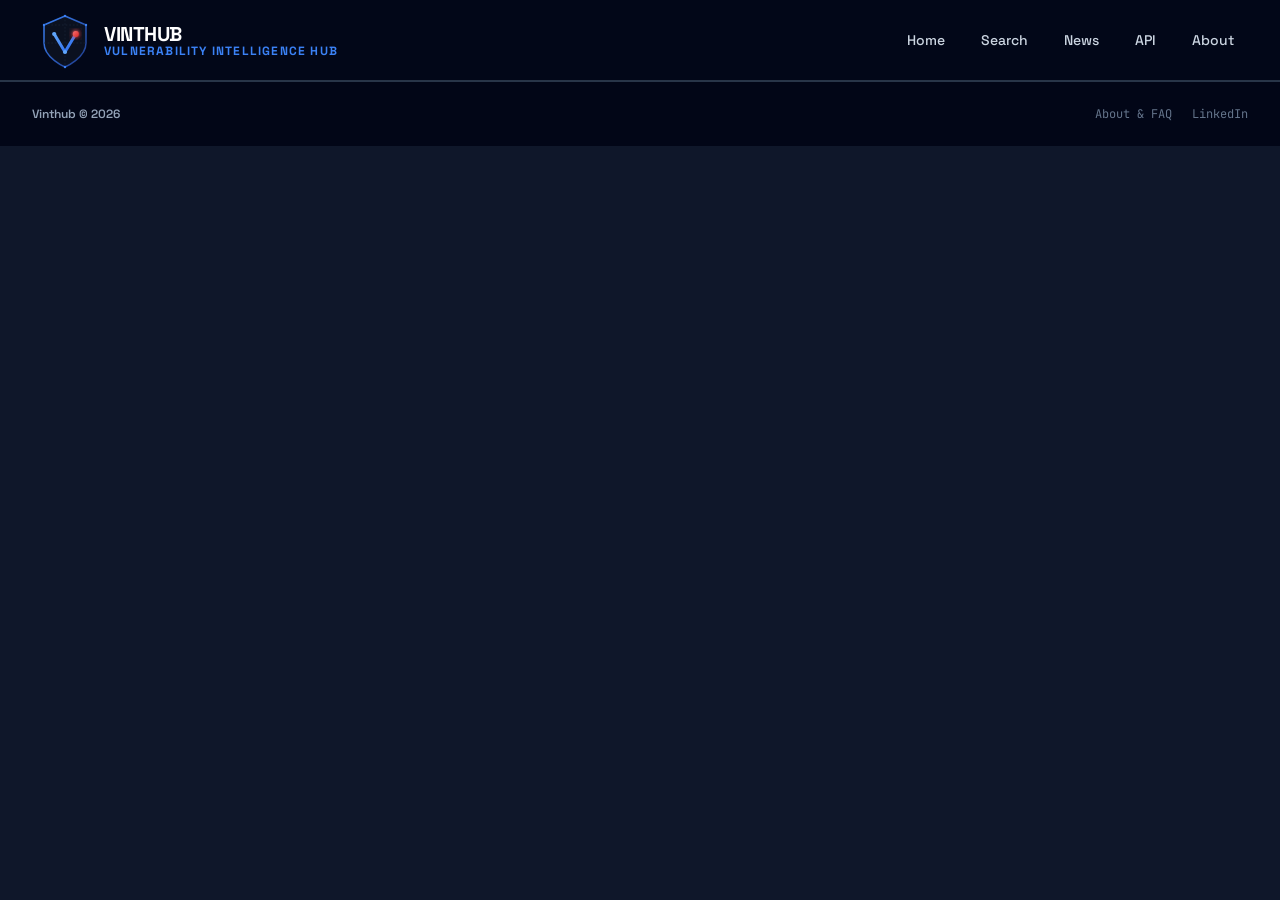
<file: details.html>
<!DOCTYPE html>
<html lang="en">
<head>
    <meta charset="UTF-8">
    <meta name="viewport" content="width=device-width, initial-scale=1.0">
    <script src="https://redhatproductsecurity.github.io/cvss-v4-calculator/cvss40.js"></script>
    <title>Vulnerability Details - VintHub</title>
    <link rel="preconnect" href="https://fonts.googleapis.com">
    <link rel="preconnect" href="https://fonts.gstatic.com" crossorigin>
    <link href="https://fonts.googleapis.com/css2?family=Inter:wght@300;400;500;600;700&family=JetBrains+Mono:wght@400;500;600&family=Space+Grotesk:wght@300;400;500;600;700;800&display=swap" rel="stylesheet">
    <link rel="stylesheet" href="style.css">
</head>
<body class="custom-scrollbar" data-page="details">

<div id="loading" style="display:none;">Fetching vulnerability data...</div>

<main class="dashboard" id="dashboard">
    <div class="span-3 kev-alert" id="kevAlert">
        <div style="display: flex; align-items: center; gap: 15px;">
            <span style="font-size: 2.2rem;">⚠️</span>
            <div>
                <div style="font-weight: 900; font-size: 1.2rem; letter-spacing: 0.05em;">KNOWN EXPLOITED VULNERABILITY</div>
                <div id="kevDate" style="color: #fecaca; font-weight: 500;">Added to Catalog on: -</div>
            </div>
        </div>
        
        <div id="kevRansomware">
            ☣️ KNOWN RANSOMWARE CAMPAIGN USE
        </div>
    </div>

    <div class="card span-25">
        <div style="display: flex; justify-content: space-between; align-items: flex-start;">
            <h2 class="hero-id" id="displayId">CVE-0000-0000</h2>
            <div style="text-align: right;">
                <label class="label">CVE/NVD Published Date</label>
                <div id="displayPubDate" class="value" style="font-size: 0.9rem;">-</div>
            </div>
        </div>
        <div style="margin-top: 1.5rem;">
            <label class="label">Description</label>
            <div id="displayDesc" style="line-height: 1.6; font-size: 0.95rem; word-break: break-word;">-</div>
        </div>
        <div style="margin-top: 1rem;">
            <label class="label">Affected Products</label>
            <div class="value" id="displayProducts" style="color: var(--brand-accent)">-</div>
            <!-- Version Checker Section -->
            <div id="versionCheckerSection" style="display:none; margin-top: 24px;">
                <h3 class="label">Version Checker</h3>
                
                <div style="background: var(--brand-card, #0f172a); border: 1px solid var(--brand-border); padding: 16px; border-radius: 8px;">
                    <div style="display: flex; gap: 30px; align-items: center; flex-wrap: wrap;">
                        <div style="flex: 1; min-width: 200px;">
                            <label style="font-size: 0.75rem; color: #94a3b8; display: block; margin-bottom: 4px;">Product</label>
                            <select id="vcProduct" autocomplete="off"></select>
                        </div>
                        <div style="flex: 0.7; min-width: 200px;">
                            <label style="font-size: 0.75rem; color: #94a3b8; display: block; margin-bottom: 4px;">Version</label>
                            <input type="text" id="vcVersion" placeholder="Enter version (e.g. 1.2.3)" autocomplete="off">
                        </div>
                        <div style="display: flex; align-items: flex-end; padding-bottom: 1px;">
                            <button id="vcSubmit" style="padding: 8px 16px; height: 35px; background: #475569; color: white; border: none; border-radius: 4px; cursor: pointer; font-size: 0.8rem; margin-top: 20px; font-family: 'Space Grotesk', system-ui, sans-serif;">Check Status</button>
                        </div>
                    </div>
                    <div id="vcResult" style="margin-top: 14px; font-weight: 700; font-size: 0.85rem;"></div>
                </div>
            </div>

            <!-- Raw Data Block -->
            <div style="margin-top: 16px;">
                <button id="btnViewAffectedRaw" style="display:none; font-size: 0.75rem; padding: 4px 8px; cursor: pointer; background: var(--brand-input); color: #f1f5f9; border: 1px solid var(--brand-border); border-radius: 4px; transition: 0.2s; font-family: 'Space Grotesk', system-ui, sans-serif;">View all affected versions</button>
                <pre id="rawAffectedData" style="display:none; background: #020617; color: #a5b4fc; padding: 12px; border-radius: 6px; font-size: 0.8rem; overflow-x: auto; margin-top: 10px; border: 1px solid var(--brand-border); font-family: monospace;"></pre>
            </div>
        </div>
    </div>

    <div style="display: flex; flex-direction: column; gap: 1.5rem; align-self: start;" class="span-05">
        <div class="card" style="text-align: center;">
            <label class="label">CVSS Score</label>
            <div style="font-size: 4rem; font-weight: 900;" id="displayScore">0.0</div>
            <div id="displaySevBadge" class="badge-large">UNKNOWN</div>
        </div>

        <div class="card">
            <label class="label">Links</label>
            <div id="linkContainer" style="margin-top:10px; display: flex; flex-direction: column; gap: 8px;"></div>
        </div>
    </div>

    <div class="card span-3">
        <label class="label">CVSS Vector</label>
        <div class="vector-box" id="displayVector">-</div>
        <div id="displayMetrics" class="metrics-grid-cvss"></div>
    </div>

    <!-- Row 1: SSVC Decision, SSVC Vector + Factors, BOD 26-04 FIX SLA, EPSS -->
    <div class="card span-05">
        <label class="label">SSVC Decision</label>
        <div class="ssvc-diagram" id="ssvcDiagram">
            <svg class="ssvc-arrow-layer" id="ssvcSvgLayer">
                <defs>
                    <marker
                        id="ssvc-open-arrow"
                        viewBox="0 0 12 12"
                        refX="10"
                        refY="6"
                        markerWidth="8"
                        markerHeight="8"
                        markerUnits="userSpaceOnUse"
                        orient="auto"
                    >
                        <path
                            d="M 2 2 L 10 6 L 2 10"
                            fill="none"
                            stroke="currentColor"
                            stroke-width="1.5"
                            stroke-linecap="round"
                            stroke-linejoin="round"
                        />
                    </marker>
                </defs>
            </svg>

            <div class="ssvc-source" id="ssvcSource">Mission &amp;<br>Well-being</div>

            <div class="ssvc-targets" id="ssvcTargets">
                <div class="ssvc-branch" data-level="High">
                    <span class="ssvc-level">High</span>
                    <span class="badge ssvc-decision-badge" id="ssvcDecHigh">N/A</span>
                </div>
                <div class="ssvc-branch" data-level="Medium">
                    <span class="ssvc-level">Medium</span>
                    <span class="badge ssvc-decision-badge" id="ssvcDecMedium">N/A</span>
                </div>
                <div class="ssvc-branch" data-level="Low">
                    <span class="ssvc-level">Low</span>
                    <span class="badge ssvc-decision-badge" id="ssvcDecLow">N/A</span>
                </div>
            </div>
        </div>
    </div>

    <div class="card span-1">
        <label class="label">SSVC Vector</label>
        <div id="displaySsvcVector" class="vector-box" style="margin-top:10px; font-size: 0.75rem;">-</div>
        <div id="ssvcExpansion" class="metrics-grid" style="margin-top:40px;"></div>
    </div>

    <div class="card span-1">
        <label class="label">BOD 26-04 FIX SLA</label>
        <div class="vector-box" style="margin-top: 10px; margin-bottom: 4px; font-family: 'Space Grotesk'; text-transform: uppercase; width: 100%; box-sizing: border-box; font-weight: 200; text-align: center;">
            <table style="margin: 0 auto; border-collapse: collapse; border: none; background: transparent; width: auto">
                <tr style="font-size: 15px; background: transparent;">
                    <td style="text-align: right; vertical-align: top; white-space: nowrap; padding-right: 10px; border: none;">Public :</td>
                    <td id="bodSlaPublic" style="font-weight: 800; text-align: left; border: none;">N/A</td>
                </tr>
                <tr style="font-size: 15px; background: transparent;">
                    <td style="text-align: right; vertical-align: top; white-space: nowrap; padding-right: 10px; border: none;">Internal :</td>
                    <td id="bodSlaInternal" style="font-weight: 800; text-align: left; border: none;">N/A</td>
                </tr>
            </table>
        </div>
        <div id="bodExpansion" class="metrics-grid"></div>
    </div>

    <div class="card span-05">
        <label class="label">Likelihood of exploitation in the next 30 days (EPSS)</label>
        <div class="value" style="font-size: 1.5rem; color: #f2f5ff; margin-top: 10px;" id="displayEpss">-</div>
    </div>

    <!-- Row 2: References, Proof of Concepts, Weakness / Attack Pattern -->

    <div class="card span-1">
        <label class="label">Proof of Concepts</label>
        <div id="pocContainer" class="poc-grid"></div>
    </div>
    
    <div class="card span-2">
        <label class="label">Weakness / Attack Pattern</label>
        <div id="weaknessContainer" style="margin-top: 10px;">-</div>
    </div>

    <div class="card span-3">
        <label class="label">References</label>
        <ul id="refList" class="ref-list"></ul>
    </div>

    <div class="card span-3">
        <label class="label">Mentions in News</label>
        <div class="articles-section">
            <ul id="newsContainer" class="article-list">
                <li><span style="color: #94a3b8">Loading news...</span></li>
            </ul>
        </div>
    </div>
</main>

<div id="footer-container"></div>

<script src="script.js"></script>
</body>
</html>
</file>
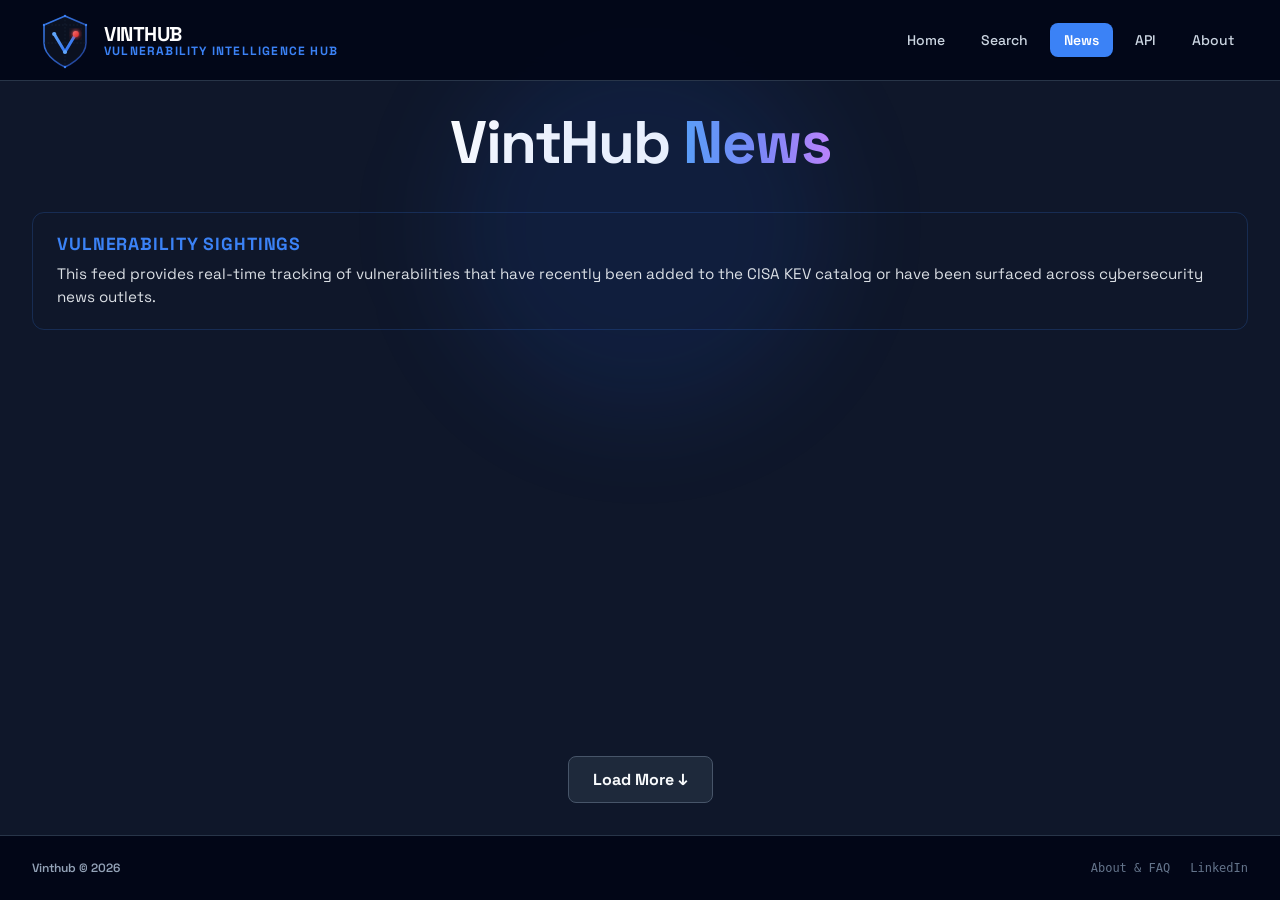
<file: news.html>
<!DOCTYPE html>
<html lang="en"> 
<head>
    <meta charset="UTF-8">
    <meta name="viewport" content="width=device-width, initial-scale=1.0">
    <script src="https://redhatproductsecurity.github.io/cvss-v4-calculator/cvss40.js"></script>
    <link rel="preconnect" href="https://fonts.googleapis.com">
    <link rel="preconnect" href="https://fonts.gstatic.com" crossorigin>
    <link href="https://fonts.googleapis.com/css2?family=Inter:ital,opsz,wght@0,14..32,100..900;1,14..32,100..900&family=Space+Grotesk:wght@300..700&display=swap" rel="stylesheet">
    <title>Vulnerability Intelligence Hub - News</title>
    <link rel="stylesheet" href="style.css">
</head>
<body class="custom-scrollbar" data-page="news">
    <div class="hero-content">
        <div class="hero-glow"></div>
        <h1>
             VintHub <span class="gradient-text">News</span> 
        </h1>
    </div>

<section style="max-width: 1400px; margin: 2rem auto 0 auto; padding: 0 2rem;">
    <div style="border: 1px solid rgba(59, 130, 246, 0.2); border-radius: 12px; padding: 1.25rem 1.5rem;">
        <h4 style="margin: 0 0 0.5rem 0; color: var(--accent); font-size: 1.1rem; font-weight: 700; text-transform: uppercase; letter-spacing: 0.05em;">Vulnerability Sightings</h4>
        <p style="margin: 0; color: var(--text-main); font-size: 0.95rem; line-height: 1.5; opacity: 0.9;">
            This feed provides real-time tracking of vulnerabilities that have recently been added to the CISA KEV catalog or have been surfaced across cybersecurity news outlets.
        </p>
    </div>
</section>

<div id="loading">
    <div>Aggregating latest vulnerability news...</div>
    <div id="status-text">Initializing search...</div>
</div>

<main class="news-dashboard" id="dashboard" style="display: none;">
</main>

<div class="load-more-container" id="loadMoreContainer">
    <button class="btn-load-more" id="loadMoreBtn" onclick="loadMore()">Load More ↓</button>
</div>

<!-- DYNAMIC FOOTER CONTAINER -->
<div id="footer-container"></div>

<script src="script.js"></script>
</body>
</html>
</file>
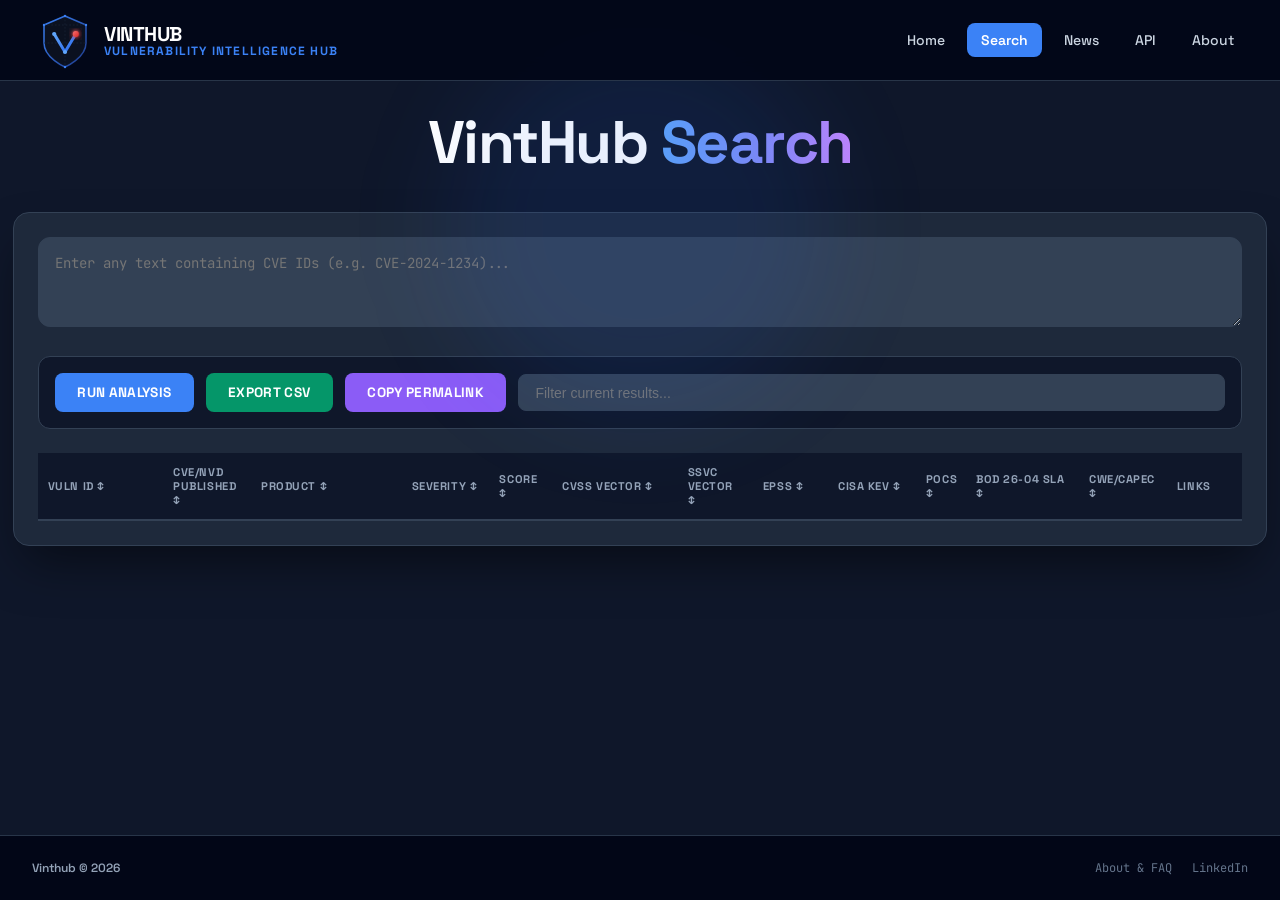
<file: search.html>
<!DOCTYPE html>
<html lang="en">
<head>
    <meta charset="UTF-8">
    <meta name="viewport" content="width=device-width, initial-scale=1.0">
    <title>VintHub - Vulnerability Intelligence Hub</title>
    
    <!-- Google Fonts -->
    <link rel="preconnect" href="https://fonts.googleapis.com">
    <link rel="preconnect" href="https://fonts.gstatic.com" crossorigin>
    <link href="https://fonts.googleapis.com/css2?family=Inter:wght@300;400;500;600;700&family=JetBrains+Mono:wght@400;500;600&family=Space+Grotesk:wght@400;500;600;700;800&display=swap" rel="stylesheet">
    
    <!-- CVSS v4 Calculator -->
    <script src="https://redhatproductsecurity.github.io/cvss-v4-calculator/cvss40.js"></script>
    
    <!-- External Stylesheet -->
    <link rel="stylesheet" href="style.css">
</head>
<body class="custom-scrollbar" data-page="search">

<main class="flex-grow">
    <div class="hero-content">
        <div class="hero-glow"></div>
        <h1>
             VintHub <span class="gradient-text">Search</span> 
        </h1>
    </div>
    <div class="container search-container">
        <textarea id="cveInput" placeholder="Enter any text containing CVE IDs (e.g. CVE-2024-1234)..."></textarea>
        <div id="status" style="font-size: 0.85rem; color: #94a3b8; font-weight: 500;"></div>
        
        <div class="toolbar">
            <button class="btn-primary" onclick="startAnalysis()">Run Analysis</button>
            <button class="btn-export" onclick="exportCSV()">Export CSV</button>
            <button class="btn-link" onclick="generatePermalink()">Copy Permalink</button>
            <input type="text" id="tableFilter" class="filter-box" placeholder="Filter current results..." onkeyup="renderTable()">
        </div>

        <table id="resultsTable">
            <thead>
                <tr>
                    <th style="width: 10%;" onclick="sortTable('cveId')">VULN ID ↕</th>
                    <th style="width: 7%;" onclick="sortTable('published')">CVE/NVD Published ↕</th>
                    <th style="width: 12%;" onclick="sortTable('products')">Product ↕</th>
                    <th style="width: 7%;" onclick="sortTable('sev')">Severity ↕</th>
                    <th style="width: 5%;" onclick="sortTable('score')">Score ↕</th>
                    <th style="width: 10%;" onclick="sortTable('vector')">CVSS Vector ↕</th>
                    <th style="width: 6%;" onclick="sortTable('ssvc')">SSVC Vector ↕</th>
                    <th style="width: 6%;" onclick="sortTable('epssVal')">EPSS ↕</th>
                    <th style="width: 7%;" onclick="sortTable('kev')">CISA KEV ↕</th>
                    <th style="width: 4%;" onclick="sortTable('pocs')">PoCs ↕</th>
                    <th style="width: 9%;" onclick="sortTable('bod')">BOD 26-04 SLA ↕</th>
                    <th style="width: 7%;" onclick="sortTable('cwe')">CWE/CAPEC ↕</th>
                    <th style="width: 6%;">Links</th>
                </tr>
            </thead>
            <tbody id="tableBody"></tbody>
        </table>
    </div>
</main>

<div id="footer-container"></div>

<div id="pocModal" class="modal">
    <div class="modal-content">
        <div class="modal-header">
            <h2 id="modalTitle">PoC Links</h2>
            <span class="close-modal" onclick="closePocModal()">&times;</span>
        </div>
        <div id="modalBody" class="modal-body"></div>
    </div>
</div>

<!-- External Script for Dynamic Header & Footer Injection and Analysis Logic -->
<script src="script.js"></script>
</body>
</html>
</file>
<file: style.css>
:root {
    --brand-main: #0f172a;
    --brand-header: #020617;
    --brand-card: #1e293b;
    --brand-card-hover: #24334a;
    --brand-input: #334155;
    --brand-border: #334155;
    --brand-accent: #3b82f6;
    --brand-accent-hover: #2563eb;
    --brand-purple: #8b5cf6;
    --brand-green: #10b981;
    --brand-green-dark: #059669;
    --brand-critical: #450a0a;
    --brand-high: #dc2626;
    --brand-medium: #f97316;
    --brand-low: #eab308;
    --brand-none: #7a7e80;
    
    --accent: var(--brand-accent);
    --text-muted: #94a3b8;
}

* {
    box-sizing: border-box;
    margin: 0;
    padding: 0;
}

body {
    background-color: var(--brand-main);
    color: #f1f5f9;
    font-family: 'Space Grotesk', system-ui, -apple-system, sans-serif;
    min-height: 100vh;
    display: flex;
    flex-direction: column;
    -webkit-font-smoothing: antialiased;
}

::selection {
    background-color: var(--brand-accent);
    color: #ffffff;
}

/* Scrollbar */
.custom-scrollbar::-webkit-scrollbar {
    width: 6px;
    height: 6px;
}
.custom-scrollbar::-webkit-scrollbar-track {
    background: var(--brand-main);
}
.custom-scrollbar::-webkit-scrollbar-thumb {
    background: var(--brand-border);
    border-radius: 4px;
}
.custom-scrollbar::-webkit-scrollbar-thumb:hover {
    background: #475569;
}

/* Glow effects */
.glow-accent {
    box-shadow: 0 0 25px -5px rgba(59, 130, 246, 0.25);
}
.glow-critical {
    box-shadow: 0 0 25px -5px rgba(220, 38, 38, 0.35);
}

/* Header */
header {
    position: sticky;
    top: 0;
    z-index: 50;
    background-color: rgba(2, 6, 23, 0.9);
    border-bottom: 1px solid rgba(51, 65, 85, 0.8);
    backdrop-filter: blur(12px);
}
.header-inner {
    max-width: 80rem;
    margin: 0 auto;
    padding: 0 1rem;
    height: 5rem;
    display: flex;
    align-items: center;
    justify-content: space-between;
}
@media (min-width: 640px) {
    .header-inner { padding: 0 1.5rem; }
}
@media (min-width: 1024px) {
    .header-inner { padding: 0 2rem; }
}

.brand-logo {
    display: flex;
    align-items: center;
    gap: 0.75rem;
    text-decoration: none;
    outline: none;
    transition: transform 0.2s ease, filter 0.2s ease;
}
.brand-logo:hover {
    transform: translateY(-1px);
    filter: brightness(1.15);
}
.brand-logo img {
    height: 60px;
    width: auto;
}
.brand-title-group {
    display: flex;
    flex-direction: column;
}
.brand-title {
    font-weight: 800;
    font-size: 1rem;
    letter-spacing: -0.025em;
    color: #ffffff;
    transition: color 0.2s;
}
@media (min-width: 640px) {
    .brand-title { font-size: 1.25rem; }
}
.brand-subtitle {
    font-size: 0.75rem;
    letter-spacing: 0.1em;
    color: var(--brand-accent);
    text-transform: uppercase;
    font-weight: 700;
    margin-top: -0.25rem;
}

#dashboard {
    width: 100%;
    max-width: 1400px;
    margin: 2rem auto;
    padding: 0 2rem;
    box-sizing: border-box;
}

.day-summary-box {
    width: 100% !important;
    min-width: 0;
    max-width: 100%;
    box-sizing: border-box;
}

nav.main-nav {
    display: flex;
    align-items: center;
    gap: 0.5rem;
}
.nav-link {
    padding: 0.5rem 0.875rem;
    border-radius: 0.5rem;
    font-size: 0.875rem;
    font-weight: 500;
    color: #cbd5e1;
    text-decoration: none;
    transition: all 0.2s;
}
.nav-link:hover {
    color: #ffffff;
    background-color: rgba(51, 65, 85, 0.6);
}

.nav-link.active-nav {
    background-color: var(--brand-accent);
    color: #ffffff;
    font-weight: 600;
    box-shadow: 0 1px 2px 0 rgba(0, 0, 0, 0.05);
}

.tag-new {
    display: inline-flex;
    align-items: center;
    padding: 0.125rem 0.375rem;
    border-radius: 0.25rem;
    font-size: 10px;
    font-weight: 700;
    background-color: rgba(16, 185, 129, 0.2);
    color: #34d399;
    border: 1px solid rgba(16, 185, 129, 0.3);
    margin-left: 0.375rem;
}

/* Main Sections */
main { flex-grow: 1; }

.hero-section {
    position: relative;
    padding-top: 3rem;
    padding-bottom: 4rem;
    padding-left: 1rem;
    padding-right: 1rem;
    max-width: 80rem;
    margin: 0 auto;
}
@media (min-width: 640px) {
    .hero-section { padding-left: 1.5rem; padding-right: 1.5rem; }
}
@media (min-width: 1024px) {
    .hero-section { padding-left: 2rem; padding-right: 2rem; }
}

.hero-glow {
    position: absolute;
    top: 25%;
    left: 50%;
    transform: translate(-50%, -50%);
    width: 24rem;
    height: 24rem;
    background-color: rgba(37, 99, 235, 0.1);
    border-radius: 9999px;
    filter: blur(48px);
    pointer-events: none;
}

.hero-content {
    text-align: center;
    max-width: 56rem;
    margin: 0 auto;
}
.hero-content > * + * {
    margin-top: 1.5rem;
}

h1 {
    font-size: 1.875rem;
    font-weight: 800;
    letter-spacing: -0.025em;
    color: #ffffff;
    line-height: 1.25;
}
@media (min-width: 640px) {
    h1 { font-size: 3rem; }
}
@media (min-width: 1024px) {
    h1 { font-size: 3.75rem; }
}

.gradient-text {
    background: linear-gradient(to right, #60a5fa, #818cf8, #c084fc);
    -webkit-background-clip: text;
    -webkit-text-fill-color: transparent;
}

.hero-subtitle {
    font-size: 1rem;
    color: #cbd5e1;
    line-height: 1.625;
    max-width: 48rem;
    margin: 0 auto;
}
@media (min-width: 640px) {
    .hero-subtitle { font-size: 1.125rem; }
}

/* Home Search Box Styles */
.search-section-wrap {
    padding-top: 1rem;
    max-width: 48rem;
    margin: 0 auto;
    text-align: left;
}
.search-card {
    background-color: var(--brand-card);
    padding: 0.75rem;
    border-radius: 1rem;
    border: 1px solid rgba(51, 65, 85, 0.9);
    box-shadow: 0 25px 50px -12px rgba(0, 0, 0, 0.25);
}
@media (min-width: 640px) {
    .search-card { padding: 1rem; }
}
.search-card > * + * {
    margin-top: 0.75rem;
}

.search-label {
    display: block;
    font-size: 0.75rem;
    font-family: 'JetBrains Mono', monospace;
    font-weight: 600;
    text-transform: uppercase;
    letter-spacing: 0.05em;
    color: #94a3b8;
    padding: 0 0.25rem;
}

.search-flex {
    display: flex;
    flex-direction: column;
    gap: 0.5rem;
    align-items: stretch;
}
@media (min-width: 640px) {
    .search-flex { 
        flex-direction: row; 
        align-items: center; 
    }
}

.input-wrapper {
    position: relative;
    flex-grow: 1;
}
.cve-input {
    width: 100%;
    background-color: rgba(15, 23, 42, 0.9);
    border: 1px solid rgba(51, 65, 85, 0.8);
    border-radius: 0.75rem;
    padding: 0.75rem 2.75rem 0.75rem 1rem;
    font-size: 0.875rem;
    color: #ffffff;
    font-family: 'JetBrains Mono', monospace;
    outline: none;
    transition: all 0.2s;
}
.cve-input::placeholder {
    color: #64748b;
}
.cve-input:focus {
    box-shadow: 0 0 0 2px var(--brand-accent);
    border-color: transparent;
}

.clear-btn {
    position: absolute;
    right: 0.75rem;
    top: 50%;
    transform: translateY(-50%);
    background: none;
    border: none;
    color: #64748b;
    cursor: pointer;
    font-size: 0.75rem;
    padding: 0.25rem;
    z-index: 10;
}
.clear-btn:hover {
    color: #cbd5e1;
}

.run-btn {
    padding: 0.75rem 1.5rem;
    border-radius: 0.75rem;
    background-color: var(--brand-accent);
    color: #ffffff;
    font-weight: 600;
    font-size: 0.875rem;
    border: none;
    cursor: pointer;
    box-shadow: 0 10px 15px -3px rgba(59, 130, 246, 0.25);
    display: flex;
    align-items: center;
    justify-content: center;
    gap: 0.5rem;
    transition: all 0.2s;
    flex-shrink: 0;
}
.run-btn:hover {
    background-color: var(--brand-accent-hover);
}
.run-btn:active {
    transform: scale(0.95);
}
.run-btn svg {
    width: 1rem;
    height: 1rem;
}

.container { 
    max-width: 1000px; 
    margin: 2rem auto; 
    background: var(--brand-card); 
    padding: 2.5rem; 
    border-radius: 12px; 
    box-shadow: 0 25px 50px -12px rgba(0,0,0,0.5); 
    margin-bottom: 3rem;
    border: 1px solid var(--brand-border);
}

.search-container { 
    max-width: 98%; 
    margin: 2rem auto; 
    background: var(--brand-card); 
    padding: 1.5rem; 
    border-radius: 1rem; 
    box-shadow: 0 25px 50px -12px rgba(0,0,0,0.5); 
    border: 1px solid var(--brand-border);
    overflow-x: hidden; 
}

.container textarea { 
    width: 100%; 
    height: 90px; 
    padding: 1rem; 
    background: var(--brand-input);
    border: 1px solid var(--brand-border);
    border-radius: 0.75rem; 
    font-family: 'JetBrains Mono', monospace; 
    color: #ffffff;
    box-sizing: border-box; 
    margin-bottom: 1.5rem; 
    transition: border-color 0.2s; 
    font-size: 0.875rem; 
}
.container textarea:focus { outline: none; border-color: var(--brand-accent); }

.toolbar { 
    display: flex; 
    gap: 12px; 
    margin-bottom: 1.5rem; 
    align-items: center; 
    flex-wrap: wrap; 
    background: var(--brand-main); 
    padding: 1rem; 
    border-radius: 0.75rem; 
    border: 1px solid var(--brand-border);
}

.filter-box { 
    padding: 0.6rem 1rem; 
    background: var(--brand-input);
    border: 1px solid var(--brand-border);
    border-radius: 0.5rem; 
    flex-grow: 1; 
    font-size: 0.875rem; 
    color: white;
}
.filter-box:focus { outline: none; border-color: var(--brand-accent); }

.toolbar button { 
    padding: 0.7rem 1.4rem; 
    border-radius: 0.5rem; 
    border: none; 
    font-weight: 700; 
    cursor: pointer; 
    transition: all 0.2s; 
    font-size: 0.85rem; 
    text-transform: uppercase; 
    letter-spacing: 0.025em; 
    font-family: 'Space Grotesk', system-ui, sans-serif;
}
.btn-primary { background: var(--brand-accent); color: white; }
.btn-export { background: var(--brand-green-dark); color: white; }
.btn-link { background: var(--brand-purple); color: white; }
.toolbar button:hover { filter: brightness(1.2); transform: translateY(-1px); }

button.filter-pill {
    font-family: inherit;
}

.btn-action { 
    font-size: 10px; 
    padding: 5px 8px; 
    text-decoration: none; 
    display: inline-block; 
    border-radius: 4px; 
    font-weight: 700; 
    margin-right: 4px; 
    margin-bottom: 4px; 
    transition: all 0.2s; 
    border: 1px solid rgba(255,255,255,0.1);
    white-space: nowrap; 
    color: white;
}
.btn-nvd { background: #475569; color: white; }
.btn-cve { background: #312e81; color: #c7d2fe; }
.btn-kev-link { background: #7f1d1d; color: #fecaca; }
.btn-action:hover { transform: translateY(-1px); box-shadow: 0 4px 6px rgba(0,0,0,0.3); }

.no-break { word-break: normal; overflow-wrap: normal; hyphens: none; }

table { 
    width: 100%; 
    border-collapse: collapse; 
    table-layout: fixed; 
}
th { 
    background: var(--brand-main); 
    text-align: left; 
    padding: 12px 10px; 
    font-size: 0.7rem; 
    cursor: pointer; 
    border-bottom: 2px solid var(--brand-border); 
    user-select: none; 
    color: #94a3b8; 
    text-transform: uppercase; 
    letter-spacing: 0.05em; 
}
th:hover { color: var(--brand-accent); }
td { 
    padding: 12px 10px; 
    font-size: 0.8rem; 
    border-bottom: 1px solid var(--brand-border); 
    vertical-align: top; 
    color: #f1f5f9;
    word-break: break-all;
    white-space: normal;
    overflow-wrap: break-word;
}
tr:hover { background-color: var(--brand-card); }

.badge { padding: 4px 8px; border-radius: 4px; font-weight: 800; font-size: 0.65rem; color: #fff; text-transform: uppercase; display: inline-block; white-space: nowrap; }
.sev-CRITICAL { background: var(--brand-critical); color: #FFF; }
.sev-HIGH { background: var(--brand-high); color: #FFF; }
.sev-MEDIUM { background: var(--brand-medium); color: #FFF; }
.sev-LOW { background: var(--brand-low); }
.sev-INFO { background: #60a5fa; color: #FFF; }
.sev-N\/A, .sev-UNKNOWN, .sev-UNDEFINED { background: var(--brand-none); }

.ssvc-T { background: var(--brand-low);}
.ssvc-R { background: var(--brand-medium); }
.ssvc-A { background: var(--brand-high); }
.ssvc-C { background: var(--brand-critical); }

.kev-warning { color: #fecaca; font-weight: 800; background: #7f1d1d; padding: 2px 6px; border-radius: 4px; border: 1px solid #991b1b; font-size: 10px; white-space: nowrap; display: block; margin-bottom: 4px; width: fit-content; }
.ransom-badge { color: #fff; font-weight: 800; background: #450a0a; padding: 2px 6px; border-radius: 4px; border: 1px solid #7f1d1d; font-size: 9px; white-space: nowrap; display: block; width: fit-content; letter-spacing: 0.05em; }

.poc-btn { 
    display: inline-flex; 
    align-items: center; 
    justify-content: center; 
    background: #4c0519; 
    color: #fda4af; 
    border: 1px solid #881337; 
    padding: 3px 6px; 
    border-radius: 4px; 
    text-decoration: none; 
    font-size: 10px; 
    font-weight: 700; 
    margin: 0 2px 2px 0; 
    white-space: nowrap;
}
.poc-btn:hover { background: #881337; color: white; }

.vector-cell { font-family: 'JetBrains Mono', monospace; font-size: 9px; color: #94a3b8; line-height: 1.3; }

.cwe-link, .capec-link { 
    font-family: 'JetBrains Mono', monospace; 
    font-size: 0.75rem; 
    color: #a5b4fc; 
    text-decoration: none; 
    font-weight: 600;
}
.cwe-link:hover, .capec-link:hover { text-decoration: underline; color: var(--brand-accent); }

/* Modal Styles */
.modal {
    display: none; 
    position: fixed; 
    z-index: 2000; 
    left: 0; top: 0; width: 100%; height: 100%; 
    background-color: rgba(0,0,0,0.8);
    backdrop-filter: blur(4px);
}
.modal-content {
    background-color: var(--brand-card);
    margin: 10% auto;
    padding: 20px;
    border: 1px solid var(--brand-border);
    width: 50%;
    border-radius: 1rem;
    box-shadow: 0 25px 50px -12px rgba(0,0,0,0.5);
}
.modal-header {
    display: flex;
    justify-content: space-between;
    align-items: center;
    border-bottom: 1px solid var(--brand-border);
    padding-bottom: 10px;
    margin-bottom: 20px;
}
.modal-header h2 { margin: 0; font-size: 1.2rem; color: var(--brand-accent); }
.close-modal { color: #94a3b8; font-size: 28px; font-weight: bold; cursor: pointer; }
.close-modal:hover { color: white; }
.modal-body { display: flex; flex-wrap: wrap; gap: 8px; max-height: 60vh; overflow-y: auto; }

.products-cell { position: relative; }
.products-text.truncated {
    display: -webkit-box;
    -webkit-line-clamp: 5;
    -webkit-box-orient: vertical;
    overflow: hidden;
}
.toggle-products {
    color: var(--brand-accent);
    cursor: pointer;
    font-size: 0.7rem;
    font-weight: 700;
    text-transform: uppercase;
    display: block;
    margin-top: 4px;
}
.toggle-products:hover { text-decoration: underline; }

/* Sections & Grids */
.features-section {
    padding: 4rem 0;
    background-color: rgba(15, 23, 42, 0.6);
    border-top: 1px solid rgba(51, 65, 85, 0.8);
    border-bottom: 1px solid rgba(51, 65, 85, 0.8);
}
.section-container {
    max-width: 80rem;
    margin: 0 auto;
    padding: 0 1rem;
}
@media (min-width: 640px) {
    .section-container { padding: 0 1.5rem; }
}
@media (min-width: 1024px) {
    .section-container { padding: 0 2rem; }
}
.section-container > * + * {
    margin-top: 3rem;
}

.section-header-center {
    text-align: center;
    max-width: 48rem;
    margin: 0 auto;
}
.section-header-center > * + * {
    margin-top: 0.75rem;
}

.pill-badge {
    display: inline-flex;
    align-items: center;
    gap: 0.5rem;
    padding: 0.25rem 0.75rem;
    border-radius: 9999px;
    font-size: 0.75rem;
    font-family: 'JetBrains Mono', monospace;
    font-weight: 600;
    margin: 0 auto;
}
.pill-blue {
    background-color: rgba(59, 130, 246, 0.1);
    border: 1px solid rgba(59, 130, 246, 0.3);
    color: #60a5fa;
}
.pill-red {
    background-color: rgba(239, 68, 68, 0.1);
    border: 1px solid rgba(239, 68, 68, 0.3);
    color: #f87171;
}
.pill-emerald {
    background-color: rgba(16, 185, 129, 0.1);
    border: 1px solid rgba(16, 185, 129, 0.3);
    color: #34d399;
}

h2.section-title {
    font-size: 1.5rem;
    font-weight: 800;
    color: #ffffff;
    letter-spacing: -0.025em;
}
@media (min-width: 640px) {
    h2.section-title { font-size: 2.25rem; }
}

.section-desc {
    font-size: 0.875rem;
    color: #94a3b8;
    line-height: 1.625;
}
@media (min-width: 640px) {
    .section-desc { font-size: 1rem; }
}

.grid-4 {
    display: grid;
    grid-template-columns: 1fr;
    gap: 1.5rem;
}
@media (min-width: 768px) {
    .grid-4 { grid-template-columns: repeat(2, 1fr); }
}
@media (min-width: 1024px) {
    .grid-4 { grid-template-columns: repeat(4, 1fr); }
}

.grid-3 {
    display: grid;
    grid-template-columns: 1fr;
    gap: 1.5rem;
}
@media (min-width: 768px) {
    .grid-3 { grid-template-columns: repeat(3, 1fr); }
}

.card {
    background-color: var(--brand-card);
    padding: 1.5rem;
    border-radius: 1rem;
    border: 1px solid var(--brand-border);
    box-shadow: 0 4px 6px -1px rgba(0, 0, 0, 0.1);
    transition: border-color 0.2s;
}
.card:hover {
    border-color: #475569;
}
.card > * + * {
    margin-top: 0.75rem;
}

.card-icon {
    width: 3rem;
    height: 3rem;
    border-radius: 0.75rem;
    display: flex;
    align-items: center;
    justify-content: center;
}
.card-icon svg {
    width: 1.5rem;
    height: 1.5rem;
}
.icon-purple { background-color: rgba(139, 92, 246, 0.1); border: 1px solid rgba(139, 92, 246, 0.3); color: #a78bfa; }
.icon-red { background-color: rgba(239, 68, 68, 0.1); border: 1px solid rgba(239, 68, 68, 0.3); color: #f87171; }
.icon-emerald { background-color: rgba(16, 185, 129, 0.1); border: 1px solid rgba(16, 185, 129, 0.3); color: #34d399; }
.icon-cyan { background-color: rgba(6, 182, 212, 0.1); border: 1px solid rgba(6, 182, 212, 0.3); color: #22d3ee; }
.icon-orange { background-color: rgba(249, 115, 22, 0.1); border: 1px solid rgba(249, 115, 22, 0.3); color: #fb923c; }

.card h3 {
    font-size: 1.125rem;
    font-weight: 700;
    color: #ffffff;
}
.card p {
    font-size: 0.75rem;
    color: #94a3b8;
    line-height: 1.625;
}
@media (min-width: 640px) {
    .card p { font-size: 0.875rem; }
}

/* Red Team Section */
.exploits-section {
    position: relative;
    padding: 5rem 0;
    overflow: hidden;
    border-bottom: 1px solid rgba(51, 65, 85, 0.8);
}
.red-glow {
    position: absolute;
    top: 50%;
    left: 50%;
    transform: translate(-50%, -50%);
    width: 32rem;
    height: 32rem;
    background-color: rgba(220, 38, 38, 0.1);
    border-radius: 9999px;
    filter: blur(48px);
    pointer-events: none;
}

/* API Section */
.api-section {
    padding: 4rem 1rem;
    max-width: 80rem;
    margin: 0 auto;
}
@media (min-width: 640px) {
    .api-section { padding-left: 1.5rem; padding-right: 1.5rem; }
}
@media (min-width: 1024px) {
    .api-section { padding-left: 2rem; padding-right: 2rem; }
}
.api-flex {
    display: flex;
    flex-direction: column;
    gap: 2rem;
    align-items: flex-start;
}
@media (min-width: 1024px) {
    .api-flex {
        flex-direction: row;
        align-items: flex-start;
        justify-content: space-between;
    }
}

.api-left {
    flex: 1;
}
.api-left > * + * {
    margin-top: 1.25rem;
}
.api-left ul {
    list-style: none;
    display: flex;
    flex-direction: column;
    gap: 0.75rem;
    font-size: 0.875rem;
    color: #cbd5e1;
}
.api-left li {
    display: flex;
    align-items: center;
    gap: 0.625rem;
}
.check-circle {
    width: 1.25rem;
    height: 1.25rem;
    border-radius: 9999px;
    background-color: rgba(59, 130, 246, 0.2);
    color: #60a5fa;
    display: flex;
    align-items: center;
    justify-content: center;
    font-size: 0.75rem;
    font-weight: 700;
    flex-shrink: 0;
}

.api-right {
    flex: 1;
    width: 100%;
    background-color: var(--brand-card);
    border-radius: 1rem;
    border: 1px solid var(--brand-border);
    overflow: hidden;
    box-shadow: 0 25px 50px -12px rgba(0, 0, 0, 0.25);
}

.code-header {
    background-color: #0f172a;
    padding: 0.75rem 1rem;
    border-bottom: 1px solid #1e293b;
    display: flex;
    align-items: center;
    justify-content: space-between;
}
.code-tabs {
    display: flex;
    align-items: center;
    gap: 0.5rem;
    font-family: 'JetBrains Mono', monospace;
    font-size: 0.75rem;
}
.tab-btn {
    padding: 0.375rem 0.75rem;
    border-radius: 0.375rem;
    background: transparent;
    border: none;
    color: #94a3b8;
    cursor: pointer;
    transition: color 0.2s;
}
.tab-btn:hover {
    color: #ffffff;
}
.tab-btn.active {
    border-bottom: 2px solid var(--brand-accent);
    color: #60a5fa;
    background-color: rgba(59, 130, 246, 0.1);
}

.faq-ul {
    color: var(--text-muted);
    margin-left: 25px;
    margin-top: 10px;
}

.faq-li {
    margin-bottom: 5px;
}

.copy-btn {
    font-size: 0.75rem;
    color: #94a3b8;
    background: none;
    border: none;
    cursor: pointer;
    display: flex;
    align-items: center;
    gap: 0.25rem;
    font-family: 'JetBrains Mono', monospace;
    transition: color 0.2s;
}
.copy-btn:hover {
    color: #ffffff;
}
.copy-btn svg {
    width: 0.875rem;
    height: 0.875rem;
}

.code-body {
    padding: 1rem;
    background-color: #020617;
    font-family: 'JetBrains Mono', monospace;
    font-size: 0.75rem;
    overflow-x: auto;
    color: #e2e8f0;
}
.code-body pre {
    white-space: pre;
}
.code-body pre > * + * {
    margin-top: 0.25rem;
}

.json-sample {
    border-top: 1px solid #1e293b;
    background-color: rgba(15, 23, 42, 0.9);
    padding: 1rem;
    font-family: 'JetBrains Mono', monospace;
    font-size: 11px;
}
.json-sample-title {
    color: #94a3b8;
    font-weight: 700;
    margin-bottom: 0.25rem;
}
.json-sample-content {
    color: #cbd5e1;
    max-height: 8rem;
    overflow-y: auto;
    white-space: pre;
}

/* Snippet syntax colors */
.c-purple { color: #c084fc; }
.c-emerald { color: #34d399; }
.c-amber { color: #fde047; }
.c-blue { color: #60a5fa; }

/* Toast Component */
.toast {
    position: fixed;
    bottom: 1.25rem;
    right: 1.25rem;
    z-index: 50;
    background-color: #1e293b;
    color: #ffffff;
    font-family: 'JetBrains Mono', monospace;
    font-size: 0.75rem;
    padding: 0.75rem 1rem;
    border-radius: 0.75rem;
    border: 1px solid #334155;
    box-shadow: 0 25px 50px -12px rgba(0, 0, 0, 0.25);
    transition: all 0.3s ease;
    transform: translateY(0.5rem);
    opacity: 1;
}

/* Footer */
footer {
    background-color: #020617;
    border-top: 1px solid rgba(51, 65, 85, 0.8);
    padding: 1.5rem 0;
    color: #64748b;
    font-size: 0.75rem;
}
.footer-inner {
    max-width: 80rem;
    margin: 0 auto;
    padding: 0 1rem;
    display: flex;
    flex-direction: column;
    align-items: center;
    justify-content: space-between;
    gap: 0.75rem;
}
@media (min-width: 640px) {
    .footer-inner {
        flex-direction: row;
        padding: 0 1.5rem;
    }
}
@media (min-width: 1024px) {
    .footer-inner { padding: 0 2rem; }
}
.footer-brand {
    font-weight: 600;
    color: #94a3b8;
}
.footer-nav {
    display: flex;
    align-items: center;
    gap: 1.25rem;
    font-family: 'JetBrains Mono', monospace;
}
.footer-nav a {
    color: #64748b;
    text-decoration: none;
    transition: color 0.2s;
}
.footer-nav a:hover {
    color: #ffffff;
}

.hidden { display: none !important; }

.dashboard { max-width: 1200px; margin: 2rem auto; padding: 0 2rem; display: none; grid-template-columns: repeat(6, 1fr); gap: 1.5rem; }
.span-05 { grid-column: span 1; }
.span-1 { grid-column: span 2; }
.span-15 { grid-column: span 3; }
.span-2 { grid-column: span 4; }
.span-25 { grid-column: span 5; }
.span-3 { grid-column: span 6; }

.label { color: #94a3b8; font-size: 0.75rem; text-transform: uppercase; letter-spacing: 0.05em; margin-bottom: 0.5rem; display: block; font-weight: 700; }
.value { font-size: 1.1rem; font-weight: 600; }
.hero-id { font-size: 2.5rem; font-weight: 800; color: var(--brand-accent); margin: 0; }
a.hero-id:hover {
  color: #f1f5f9;
}

.badge-large { padding: 8px 16px; border-radius: 6px; font-weight: 800; font-size: 1rem; display: inline-block; margin-top: 10px; text-transform: uppercase; }

.vector-box { background: #0f172a; padding: 12px; border-radius: 6px; font-family: 'JetBrains Mono', monospace; font-size: 0.85rem; color: #94a3b8; border: 1px solid var(--brand-border); word-break: break-all; margin-top: 10px; }

.metrics-grid-cvss { display: grid; grid-template-columns: repeat(auto-fill, minmax(190px, 1fr)); gap: 10px; margin-top: 15px; }
.metrics-grid { display: grid; grid-template-columns: repeat(auto-fill, minmax(90px, 1fr)); gap: 10px; margin-top: 15px; }
.metric-item { background: rgba(0,0,0,0.2); padding: 8px; border-radius: 4px; border-left: 3px solid var(--brand-accent); }
.metric-label { font-size: 10px; color: #94a3b8; text-transform: uppercase; }
.metric-val { font-size: 12px; font-weight: bold; }

.ref-list { list-style: none; padding: 0; margin: 10px 0; overflow-y: auto; }
.ref-list li { margin-bottom: 6px; font-size: 0.85rem; border-bottom: 1px solid var(--brand-border); padding-bottom: 4px; }
.ref-list a { color: var(--brand-accent); text-decoration: none; word-break: break-all; }

.poc-grid { display: flex; flex-wrap: wrap; gap: 8px; margin-top: 10px; }
.poc-link { background: #4c0519; color: #fda4af; border: 1px solid #881337; padding: 8px 12px; border-radius: 6px; text-decoration: none; font-weight: 700; font-size: 0.8rem; }

/* KEV Alert Section */
.kev-alert { background: #450a0a; border: 2px solid #991b1b; color: white; padding: 1rem; border-radius: 8px; margin-bottom: 1.5rem; display: none; align-items: center; justify-content: space-between; }

#kevRansomware { 
    display: none; 
    align-items: center; 
    gap: 10px; 
    background: #a12e2e; 
    color: white; 
    padding: 8px 12px; 
    border-radius: 4px; 
    font-weight: 900; 
    font-size: 1rem; 
    border: 1px solid #000;
}

#loading { text-align: center; padding: 5rem; color: #94a3b8; }

.weakness-item { margin-bottom: 12px; }
.weakness-desc { font-size: 0.9rem; color: #cbd5e1; margin-top: 2px; line-height: 1.4; font-weight: 500; }

.articles-section { background: rgba(0,0,0,0.15); padding: 1rem; border-radius: 8px; border-left: 3px solid var(--brand-accent); }
.articles-label { font-size: 0.8rem; text-transform: uppercase; color: #94a3b8; font-weight: 700; margin-bottom: 0.75rem; }
.article-list { list-style: none; padding: 0; margin: 0; display: flex; flex-direction: column; gap: 0.6rem; }
.article-list li { display: flex; align-items: baseline; gap: 0.75rem; font-size: 0.95rem; line-height: 1.4; }
.article-date { color: #94a3b8; font-size: 0.8rem; white-space: nowrap; font-family: monospace; }
.article-list a { color: #e2e8f0; text-decoration: none; font-weight: 500; }
.article-list a:hover { color: var(--brand-accent); text-decoration: underline; }

.json-key { color: #93c5fd; }
.json-string { color: #a7f3d0; }
.json-number { color: #fde047; }
.json-boolean { color: #f9a8d4; }
.json-null { color: #fca5a5; }

/* Custom Dropdown & Input Styling */
#vcProduct {
    width: 100%;
    padding: 8px 12px;
    background: var(--brand-input);
    color: #f1f5f9;
    border: 1px solid var(--brand-border);
    border-radius: 6px;
    font-size: 0.85rem;
    outline: none;
    font-family: 'Space Grotesk', system-ui, sans-serif;
}
#vcProduct option {
    background-color: var(--brand-card);
    color: #f1f5f9;
}
#vcVersion {
    width: 93%;
    padding: 8px 12px;
    background: var(--brand-input);
    color: #f1f5f9;
    border: 1px solid var(--brand-border);
    border-radius: 6px;
    font-size: 0.85rem;
    outline: none;
    font-family: 'Space Grotesk', system-ui, sans-serif;
}
#vcVersion::placeholder {
    color: #94a3b8;
}

/* Rendering for BOD 26-04 table */
.card table, .card tr, .card th, .card td {
    border: none !important;
    background: transparent !important;
    box-shadow: none !important;
}
.card tr:hover {
    background-color: transparent !important;
}
.card td {
    padding: 2px 4px !important;
}

/* About Page & FAQ Specific Styles */
.subtitle {
    color: var(--text-muted);
    text-decoration: none;
    font-size: 0.9rem;
    font-weight: 500;
}

.faq-item {
    margin-bottom: 2rem;
    padding-bottom: 1.5rem;
    border-bottom: 1px solid rgba(255,255,255,0.05);
}

.faq-question {
    font-weight: 700;
    color: var(--accent);
    margin-bottom: 0.5rem;
    display: block;
}

.faq-answer {
    color: var(--text-muted);
    font-size: 0.95rem;
}

.logic-box {
    background: #0f172a;
    padding: 1rem;
    border-radius: 8px;
    border-left: 4px solid var(--accent);
    margin: 1rem 0;
}

.logic-title {
    font-weight: 800;
    font-size: 0.8rem;
    text-transform: uppercase;
    margin-bottom: 0.5rem;
    display: block;
}

/* --- News Page Styles --- */
.news-card { 
    background: var(--brand-card); 
    border: 1px solid var(--brand-border); 
    border-radius: 12px; 
    padding: 1.5rem; 
    box-shadow: 0 4px 6px -1px rgba(0, 0, 0, 0.1); 
    display: flex;
    flex-direction: column;
    gap: 1.2rem;
}

/* --- Restore News Page Specific Link & Vector Consistency --- */
.news-card a {
    text-decoration: none;
}

.news-card .vector-box {
    background: #0f172a;
    padding: 8px 12px;
    border-radius: 6px;
    font-family: 'JetBrains Mono', monospace;
    font-size: 0.8rem;
    color: var(--text-muted);
    border: 1px solid var(--border-color);
    max-width: 400px;
    white-space: nowrap;
    overflow: hidden;
    text-overflow: ellipsis;
    word-break: normal;
}

.news-card .article-list a {
    color: #e2e8f0;
    text-decoration: none;
    font-weight: 500;
}

.news-card .article-list a:hover {
    color: var(--accent);
    text-decoration: underline;
}

.news-card .poc-link {
    background: #4c0519;
    color: #fda4af;
    border: 1px solid #881337;
    padding: 4px 8px;
    border-radius: 4px;
    text-decoration: none;
    font-weight: 700;
    font-size: 0.75rem;
}

.news-header-row {
    display: flex;
    align-items: center;
    gap: 1rem;
    flex-wrap: wrap;
}

.score-display { font-size: 1.5rem; font-weight: 900; }

.actions-group { margin-left: auto; display: flex; gap: 0.5rem; flex-wrap: wrap; }

.kev-badge { background: #7f1d1d; border: 1px solid #ef4444; color: white; }
.ransomware-badge { background: #450a0a; border: 1px solid #b91c1c; color: #fecaca; }

#status-text { display: block; margin-top: 10px; font-size: 0.9rem; font-family: monospace; }

.load-more-container { text-align: center; padding: 2rem; display: none; }
.btn-load-more { font-family: inherit; background: #1e293b; color: #f8fafc; border: 1px solid #475569; padding: 12px 24px; font-size: 1rem; font-weight: bold; border-radius: 8px; cursor: pointer; transition: all 0.2s; }
.btn-load-more:hover:not(:disabled) { background: #334155; border-color: #94a3b8; }
.btn-load-more:disabled { opacity: 0.5; cursor: not-allowed; }

.summary-grid {
    display: grid;
    grid-template-columns: repeat(auto-fit, minmax(110px, 1fr));
    gap: 1rem;
    margin-bottom: 1rem;
}
.metric-card {
    background: rgba(0, 0, 0, 0.25);
    border: 1px solid var(--brand-border);
    border-radius: 8px;
    padding: 1rem;
    display: flex;
    flex-direction: column;
    gap: 0.2rem;
    position: relative;
    overflow: hidden;
}
.metric-card::before { content: ''; position: absolute; top: 0; left: 0; right: 0; height: 3px; }
.metric-TOTAL::before { background: #f8fafc; }
.metric-CRITICAL::before { background: var(--brand-critical); }
.metric-HIGH::before { background: var(--brand-high); }
.metric-MEDIUM::before { background: var(--brand-medium); }
.metric-LOW::before { background: var(--brand-low); }
.metric-INFO::before { background: var(--brand-accent); }
.metric-UNKNOWN::before { background: var(--brand-input); }

.metric-num { font-size: 2rem; font-weight: 900; color: #f1f5f9; line-height: 1; margin-bottom: 4px; }
.metric-label { font-size: 0.75rem; text-transform: uppercase; }
.metric-extras { font-size: 0.75rem; font-weight: 600; margin-top: 0.5rem; display: flex; flex-direction: column; gap: 0.25rem; }

.news-dashboard {
    max-width: 1400px;
    margin: 2rem auto;
    padding: 0 2rem;
    display: flex;
    flex-direction: column;
    gap: 1.5rem;
}

/* SSVC Branching Diagram inside span-1 card */
.ssvc-diagram {
    --ssvc-arrow-length: 24px;
    --ssvc-vertical-gap: 8px;

    position: relative;
    display: flex;
    align-items: center;
    justify-content: space-between;
    gap: var(--ssvc-arrow-length);
    padding: 10px 8px;
    margin-top: 10px;
    background: rgba(15, 23, 42, 0.55);
    border: 1px solid var(--brand-border);
    border-radius: 6px;
    overflow: hidden;
    min-width: 235px;
}

.ssvc-source {
    font-size: 0.75rem;
    font-weight: 700;
    line-height: 1.25;
    color: #f8fafc;
    flex-shrink: 0;
    z-index: 1;
}

.ssvc-targets {
    display: flex;
    flex-direction: column;
    gap: var(--ssvc-vertical-gap);
    flex-shrink: 0;
    z-index: 1;
}

.ssvc-branch {
    display: flex;
    align-items: center;
    justify-content: space-between;
    gap: 6px;
    min-width: 102px;
}

.ssvc-level {
    font-size: 0.75rem;
    font-weight: 600;
    color: #e2e8f0;
}

.ssvc-decision-badge {
    min-width: 52px;
    text-align: center;
}

.ssvc-arrow-layer {
    position: absolute;
    inset: 0;
    width: 100%;
    height: 100%;
    pointer-events: none;
    overflow: visible;
    color: #94a3b8;
}

.ssvc-arrow-path {
    fill: none;
    stroke: currentColor;
    stroke-width: 1.5;
    stroke-linecap: round;
}
</file>
